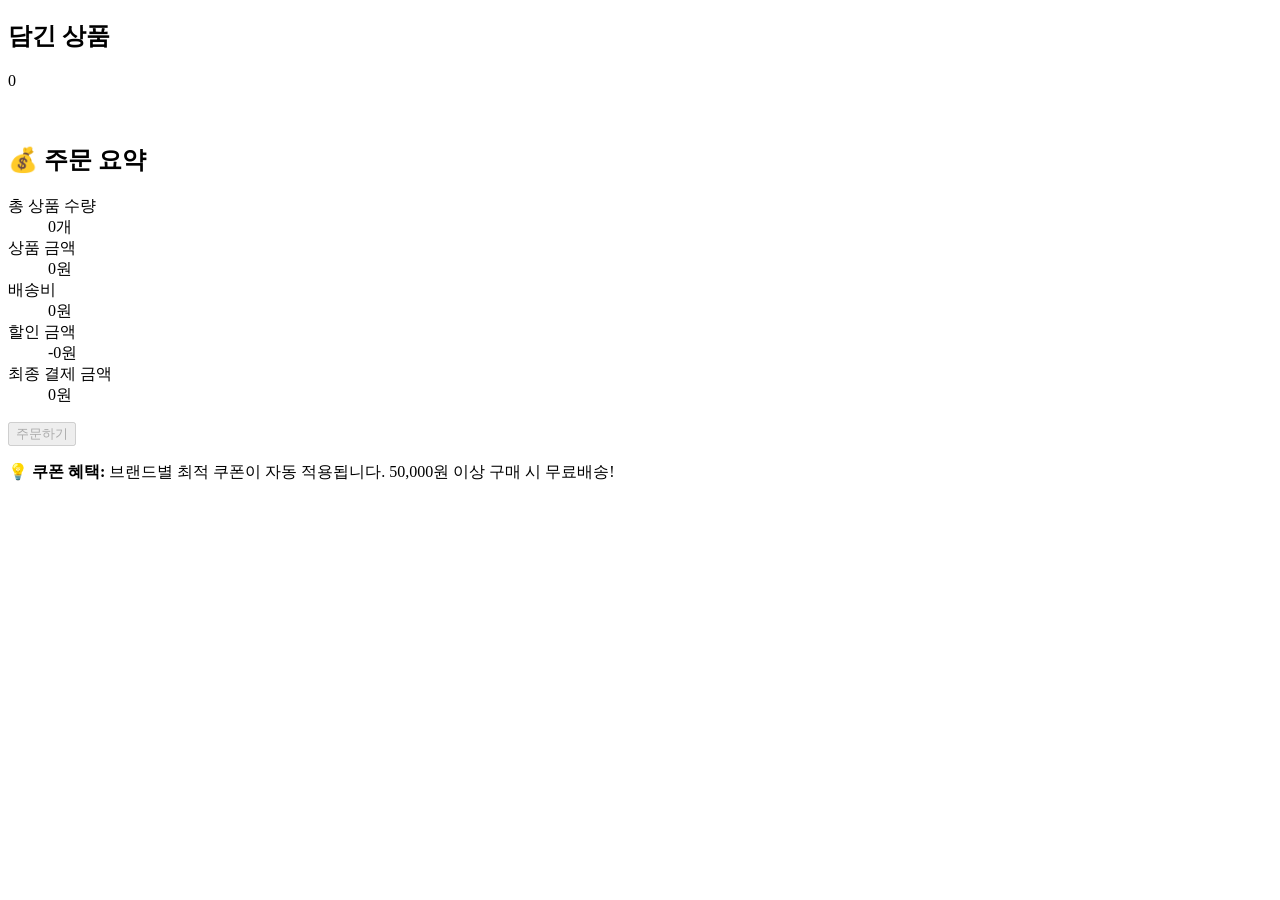
<file: src/main/resources/templates/cart/index.html>
<!DOCTYPE html>
<html lang="ko" xmlns:th="http://www.thymeleaf.org">
<head>
    <th:block th:replace="fragments/layout :: head('장바구니 | 코딩의 집')"></th:block>
    <link rel="stylesheet" th:href="@{/css/cart.css}">
</head>
<body class="page font-body">
<header th:replace="fragments/layout :: header"></header>

<main class="main-content">
    <div class="page-card">
        <div class="cart-layout">
            <!-- Main Content -->
            <section class="items-card" aria-labelledby="cart-items-title">
                <div class="section-head">
                    <h2 id="cart-items-title">담긴 상품</h2>
                    <span id="cart-count" class="count-badge">0</span>
                </div>

                <!-- Item Actions -->
                <div class="item-actions" id="item-actions" hidden>
                    <button class="action-btn" id="select-all-btn">전체 선택</button>
                    <button class="action-btn" id="deselect-all-btn">전체 해제</button>
                    <button class="action-btn danger" id="remove-selected-btn">선택 삭제</button>
                </div>

                <!-- Loading State -->
                <div class="loading" id="cart-loading">
                    <div class="spinner"></div>
                </div>

                <!-- Empty State -->
                <div id="cart-empty" class="empty-state" hidden>
                    <div class="empty-icon">🛒</div>
                    <h3>장바구니가 비어있어요</h3>
                    <p>마음에 드는 상품을 담아보세요!</p>
                    <br>
                    <a href="/product" style="color: var(#ffffff); text-decoration: none; font-weight: 600;">
                        상품 둘러보기
                    </a>
                </div>

                <!-- Guest Info -->
                <div id="guest-info" class="info" hidden>
                    <strong>로그인하고 상품을 구매하세요!</strong><br>
                    보유 쿠폰 자동 적용, 적립금 사용, 배송지 관리 등의 기능을 이용하실 수 있어요.
                </div>

                <!-- Item List -->
                <ul id="cart-item-list" class="item-list" aria-live="polite"></ul>

                <!-- Error States -->
                <div id="cart-error" class="alert" hidden>
                    장바구니를 불러오지 못했습니다. 새로고침 후 다시 시도해주세요.
                </div></br>
                <div id="cart-unauth" class="alert" hidden>
                    로그인이 필요한 서비스입니다. 로그인 후 장바구니를 확인해주세요.
                </div>
            </section>

            <!-- Summary Sidebar -->
            <aside class="summary-card" aria-labelledby="cart-preview-title">
                <h2 id="cart-preview-title">💰 주문 요약</h2>
                <dl class="summary-list">
                    <div>
                        <dt>총 상품 수량</dt>
                        <dd><span id="summary-quantity">0</span>개</dd>
                    </div>
                    <div>
                        <dt>상품 금액</dt>
                        <dd><span id="summary-total">0</span>원</dd>
                    </div>
                    <div>
                        <dt>배송비</dt>
                        <dd><span id="summary-shipping">0</span>원</dd>
                    </div>
                    <div>
                        <dt>할인 금액</dt>
                        <dd style="color: var(--success-color);">-<span id="summary-discount">0</span>원</dd>
                    </div>
                    <div class="em">
                        <dt>최종 결제 금액</dt>
                        <dd><span id="summary-expected">0</span>원</dd>
                    </div>
                </dl>

                <button class="checkout-btn" id="checkout-button" disabled>
                    주문하기
                </button>

                <p class="summary-tip">
                    💡 <strong>쿠폰 혜택:</strong> 브랜드별 최적 쿠폰이 자동 적용됩니다.
                    50,000원 이상 구매 시 무료배송!
                </p>
            </aside>
        </div>
    </div>
</main>

<div id="cart-option-modal" class="cart-option-modal" hidden>
    <div class="cart-option-modal__overlay" id="cart-option-overlay"></div>
    <div class="cart-option-modal__panel" role="dialog" aria-modal="true" aria-labelledby="cart-option-modal-title">
        <header class="cart-option-modal__header">
            <h2 id="cart-option-modal-title">옵션 변경</h2>
            <button type="button" class="cart-option-modal__close" id="cart-option-close" aria-label="옵션 변경 창 닫기">×</button>
        </header>
        <div class="cart-option-modal__body">
            <p class="cart-option-modal__product" id="cart-option-product-title"></p>
            <label for="cart-option-select" class="cart-option-modal__label">옵션 선택</label>
            <select id="cart-option-select" class="cart-option-modal__select"></select>
            <p id="cart-option-empty-message" class="cart-option-modal__empty" hidden>선택 가능한 옵션이 없습니다.</p>
        </div>
        <footer class="cart-option-modal__actions">
            <button type="button" class="btn btn-outline" id="cart-option-cancel">취소</button>
            <button type="button" class="btn" id="cart-option-save">저장</button>
        </footer>
    </div>
</div>

<footer th:replace="fragments/layout :: footer"></footer>

<script defer th:src="@{/js/cart.js}"></script>
</body>
</html>
</file>
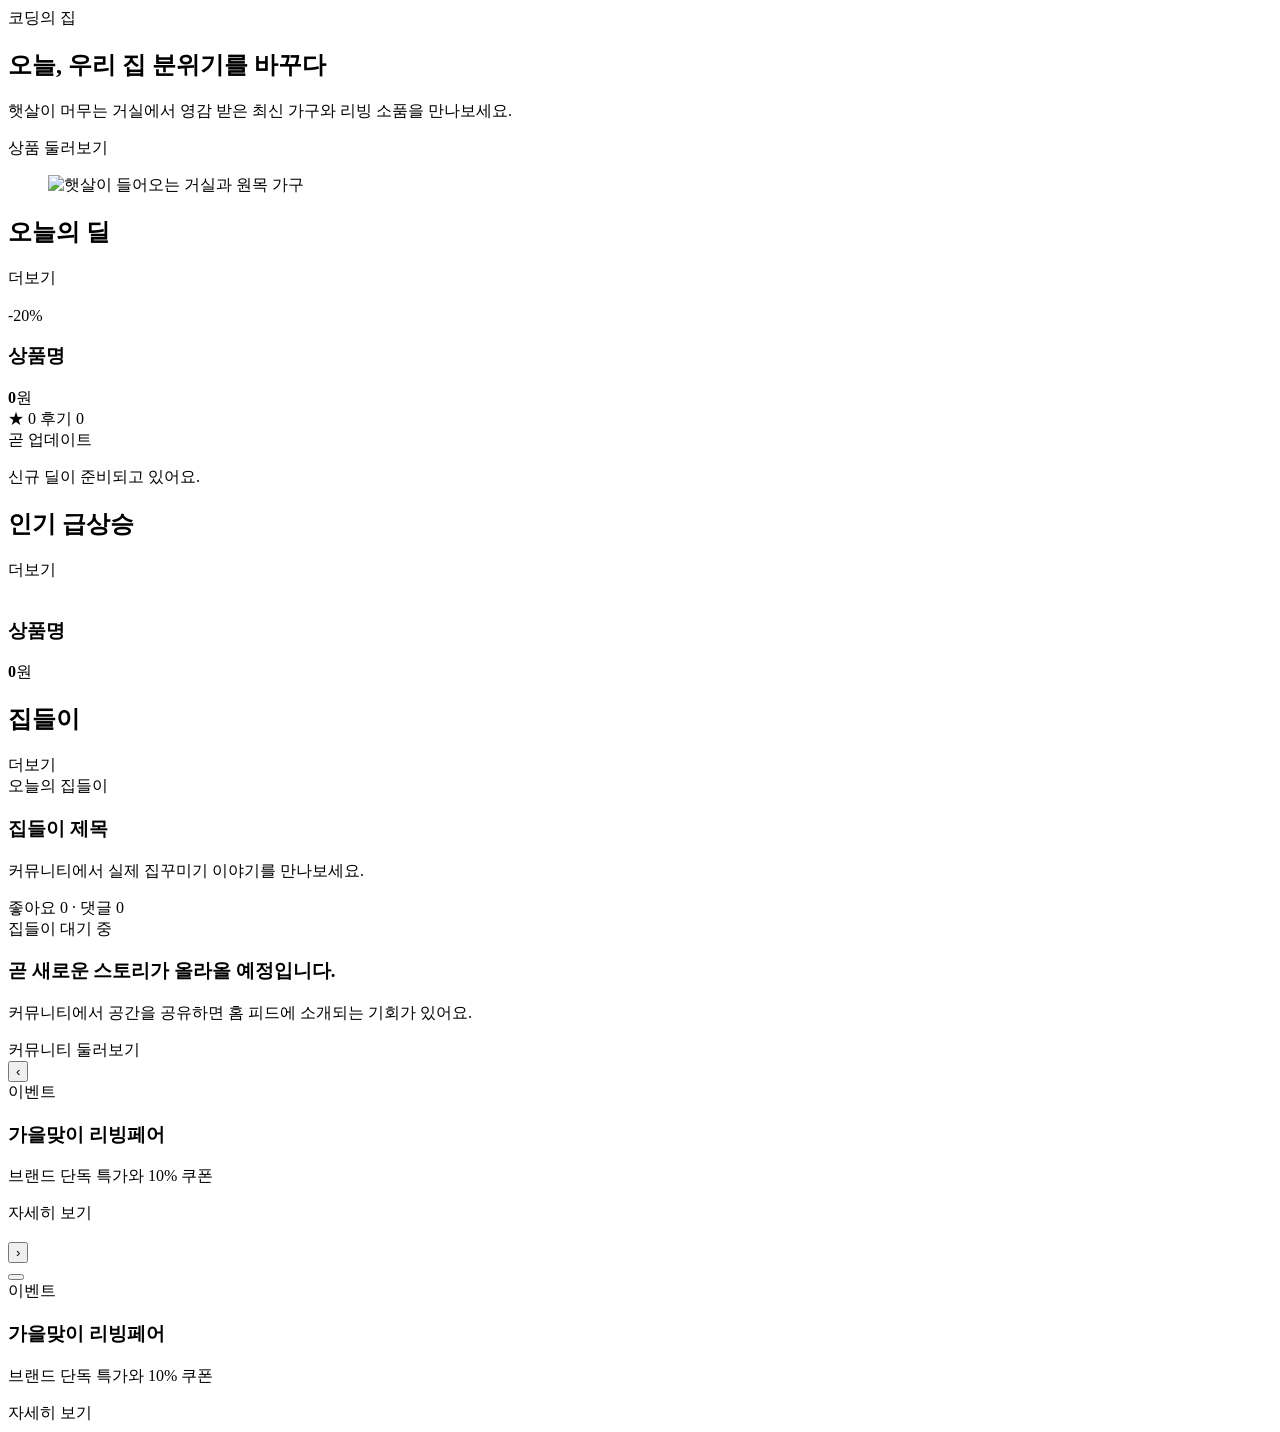
<file: src/main/resources/templates/home/index.html>
<!doctype html>
<html lang="ko" xmlns:th="http://www.thymeleaf.org">
<head th:replace="~{fragments/layout :: head('코딩의 집 | 홈')}"></head>
<body class="page font-body">
  <header th:replace="~{fragments/layout :: header}"></header>

  <main class="page-main">
    <!-- Top hero -->
    <section class="home-hero">
      <div class="container hero-inner">
        <div class="hero-copy">
          <span class="hero-eyebrow">코딩의 집</span>
          <h1 class="hero-title">오늘, 우리 집 분위기를 바꾸다</h1>
          <p class="hero-sub">햇살이 머무는 거실에서 영감 받은 최신 가구와 리빙 소품을 만나보세요.</p>
          <a class="btn hero-cta" th:href="@{/product}">상품 둘러보기</a>
        </div>
        <figure class="hero-visual">
          <img class="hero-image" th:src="@{/images/home.jpeg}" alt="햇살이 들어오는 거실과 원목 가구" loading="lazy" />
        </figure>
      </div>
    </section>

    <!-- Category chips removed as requested -->

    <!-- Today deal -->
    <section id="today" class="section container">
      <div class="section-head">
        <h2 class="text-h2">오늘의 딜</h2>
        <a class="link-more" th:href="@{/deal/today}">더보기</a>
      </div>
      <div class="product-grid grid-4 today-deals" th:with="dealCount=${todayDeals != null ? todayDeals.size() : 0}, displayCount=${dealCount > 4 ? 4 : dealCount}">
        <article class="p-card" th:each="p, iterStat : ${todayDeals}" th:if="${iterStat.index < 4}">
          <a class="thumb" th:href="@{'/product/' + ${p.id}}">
            <img th:if="${p.imageUrl != null}" th:src="${p.imageUrl}" th:alt="${p.title}" loading="lazy" />
            <div class="ph" th:unless="${p.imageUrl != null}" role="img" aria-label="상품 이미지 플레이스홀더"></div>
            <span class="ribbon" th:if="${p.discountRate != null}" th:text="${'-' + #numbers.formatDecimal(p.discountRate, 0, 0) + '%'}">-20%</span>
          </a>
          <div class="body">
            <h3 class="title" th:text="${p.title}">상품명</h3>
            <div class="price">
              <b th:text="${#numbers.formatDecimal(p.salePrice != null ? p.salePrice : p.price, 0, 'COMMA', 0, 'POINT')}">0</b><span class="unit">원</span>
            </div>
            <div class="meta">
              <span class="rating" th:text="${'★ ' + (p.rating != null ? p.rating : 0)}">★ 0</span>
              <span class="count" th:text="${'후기 ' + (p.reviewCount != null ? p.reviewCount : 0)}">후기 0</span>
            </div>
          </div>
        </article>
        <article class="p-card placeholder" th:if="${displayCount < 4}" th:each="i : ${#numbers.sequence(1, 4 - displayCount)}">
          <div class="placeholder-body">
            <span class="label">곧 업데이트</span>
            <p>신규 딜이 준비되고 있어요.</p>
          </div>
        </article>
      </div>
    </section>

    <!-- Popular products -->
    <section id="popular" class="section container section--spaced">
      <div class="section-head">
        <h2 class="text-h2">인기 급상승</h2>
        <a class="link-more" th:href="@{/product}">더보기</a>
      </div>
      <div class="product-grid grid-4">
        <article class="p-card small" th:each="p : ${popularProducts}">
          <a class="thumb" th:href="@{'/product/' + ${p.id}}">
            <img th:if="${p.imageUrl != null}" th:src="${p.imageUrl}" th:alt="${p.title}" loading="lazy" />
            <div class="ph" th:unless="${p.imageUrl != null}" role="img" aria-label="상품 이미지 플레이스홀더"></div>
          </a>
          <div class="body">
            <h3 class="title" th:text="${p.title}">상품명</h3>
            <div class="price"><b th:text="${#numbers.formatDecimal(p.salePrice != null ? p.salePrice : p.price, 0, 'COMMA', 0, 'POINT')}">0</b><span class="unit">원</span></div>
          </div>
        </article>
      </div>
    </section>

    <!-- Room tour / Community -->
    <section id="roomtour" class="section container section--spaced">
      <div class="section-head">
        <h2 class="text-h2">집들이</h2>
        <a class="link-more" th:href="@{/posts}">더보기</a>
      </div>
      <div class="community-grid" th:with="postCount=${topPosts != null ? topPosts.size() : 0}, displayPosts=${postCount > 4 ? 4 : postCount}">
        <article class="community-card" th:each="post, iterStat : ${topPosts}" th:if="${iterStat.index < 4}">
          <a class="thumb" th:href="@{'/community/' + ${post.id}}">
            <div class="ph" role="img" aria-label="집들이 이미지 플레이스홀더"></div>
          </a>
          <div class="body">
            <div class="meta-top">
              <span class="category">오늘의 집들이</span>
            </div>
            <h3 class="title" th:text="${post.title}">집들이 제목</h3>
            <p class="excerpt">커뮤니티에서 실제 집꾸미기 이야기를 만나보세요.</p>
            <div class="meta-bottom">
              <span class="stat" th:text="${'좋아요 ' + (post.likeCount != null ? post.likeCount : 0)}">좋아요 0</span>
              <span class="dot">·</span>
              <span class="stat" th:text="${'댓글 ' + (post.commentCount != null ? post.commentCount : 0)}">댓글 0</span>
            </div>
          </div>
        </article>

        <article class="community-card placeholder" th:if="${displayPosts < 4}" th:each="i : ${#numbers.sequence(1, 4 - displayPosts)}">
          <div class="thumb">
            <div class="ph" role="img" aria-label="커뮤니티 플레이스홀더"></div>
          </div>
          <div class="body">
            <div class="meta-top">
              <span class="category">집들이 대기 중</span>
            </div>
            <h3 class="title">곧 새로운 스토리가 올라올 예정입니다.</h3>
            <p class="excerpt">커뮤니티에서 공간을 공유하면 홈 피드에 소개되는 기회가 있어요.</p>
            <a class="link-more" th:href="@{/templates/posts}">커뮤니티 둘러보기</a>
          </div>
        </article>
      </div>
    </section>

    <!-- Banner / events -->
    <section id="events" class="section container section--spaced">
      <div class="event-slider" data-event-slider th:if="${highlightEvents != null and !highlightEvents.isEmpty()}">
        <button type="button" class="event-nav event-nav--prev" data-event-prev aria-label="이전 이벤트">‹</button>
        <div class="event-viewport">
          <div class="event-track" data-event-track>
            <article class="event-slide" th:each="event, iterStat : ${highlightEvents}" th:attr="data-index=${iterStat.index}">
              <div class="banner event-banner">
                <div class="banner-text">
                  <div class="eyebrow" th:text="${event.eyebrow()}">이벤트</div>
                  <h3 th:text="${event.title()}">가을맞이 리빙페어</h3>
                  <p th:text="${event.description()}">브랜드 단독 특가와 10% 쿠폰</p>
                  <a class="btn btn-outline" th:href="${event.linkUrl()}" th:text="${'자세히 보기'}">자세히 보기</a>
                </div>
                <div class="banner-img event-banner__media">
                  <img th:if="${event.imageUrl() != null}" th:src="${event.imageUrl()}" alt="" loading="lazy" />
                  <div class="ph ph-banner" th:unless="${event.imageUrl() != null}" role="img" aria-label="이벤트 이미지"></div>
                </div>
              </div>
            </article>
          </div>
        </div>
        <button type="button" class="event-nav event-nav--next" data-event-next aria-label="다음 이벤트">›</button>
        <div class="event-dots" aria-label="이벤트 이동">
          <button type="button" class="event-dot" th:each="event, iterStat : ${highlightEvents}" th:attr="data-event-dot=${iterStat.index}" aria-label="이벤트 보기"></button>
        </div>
      </div>
      <div class="banner" th:if="${highlightEvents == null or highlightEvents.isEmpty()}">
        <div class="banner-text">
          <div class="eyebrow">이벤트</div>
          <h3>가을맞이 리빙페어</h3>
          <p>브랜드 단독 특가와 10% 쿠폰</p>
          <a class="btn btn-outline" th:href="@{/events/fall}">자세히 보기</a>
        </div>
        <div class="banner-img">
          <div class="ph ph-banner" role="img" aria-label="프로모션 이미지 플레이스홀더"></div>
        </div>
      </div>
    </section>
  </main>

  <footer th:replace="~{fragments/layout :: footer}"></footer>

  <link rel="stylesheet" th:href="@{/css/sections.css}">
  <link rel="stylesheet" th:href="@{/css/home.css}">
  <script defer th:src="@{/js/home.js}"></script>
</body>
</html>
</file>
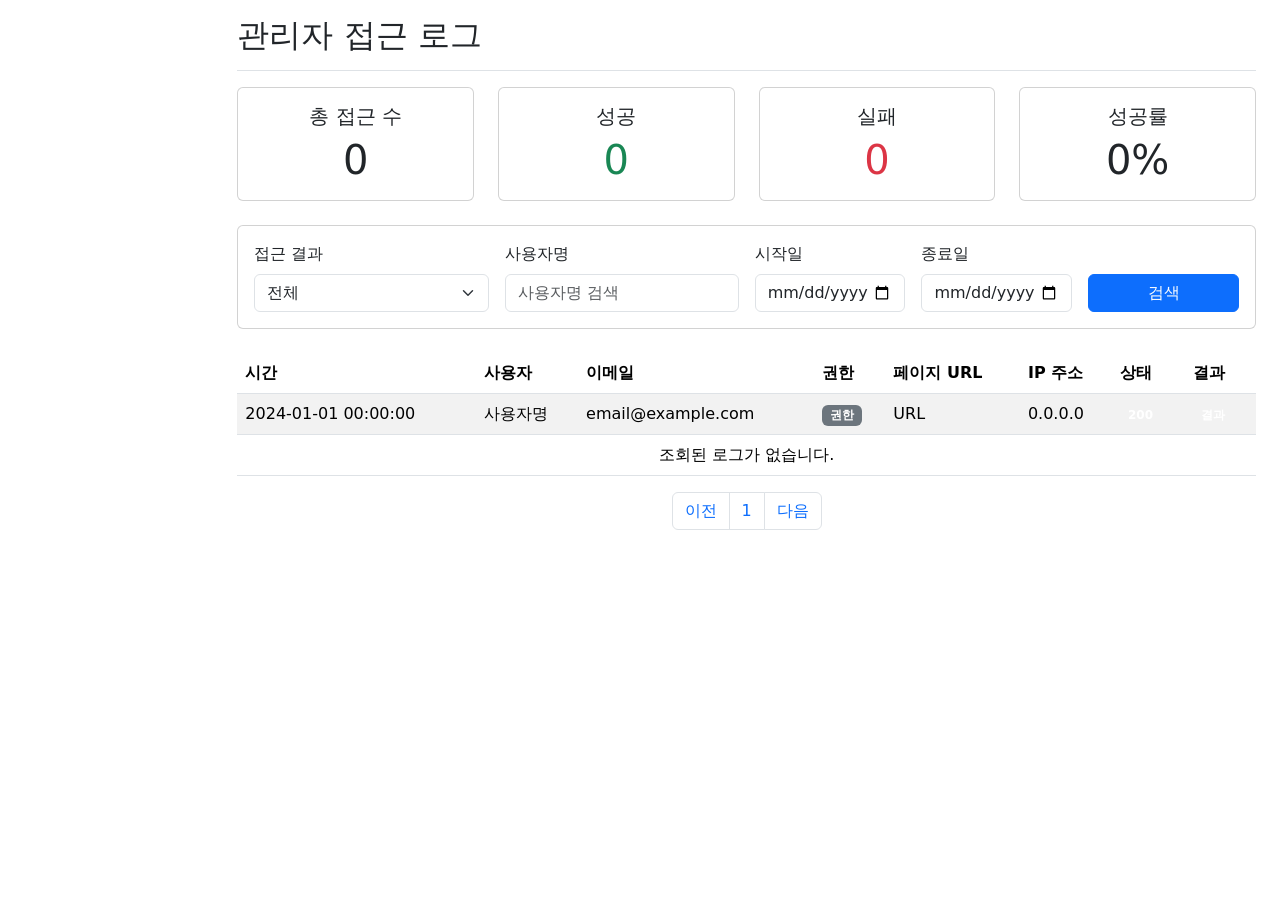
<file: src/main/resources/templates/admin/access-logs.html>
<!DOCTYPE html>
<html lang="ko" xmlns:th="http://www.thymeleaf.org">
<head>
    <meta charset="UTF-8">
    <title>관리자 접근 로그</title>
    <link rel="stylesheet" th:href="@{/css/admin/common.css}">
    <link rel="stylesheet" th:href="@{/css/admin/access-log.css}">
    <link href="https://cdn.jsdelivr.net/npm/bootstrap@5.3.0/dist/css/bootstrap.min.css" rel="stylesheet">
</head>
<body>
    <div class="container-fluid">
        <div class="row">
            <!-- 사이드바 -->
            <div th:replace="~{admin/fragments/sidebar :: sidebar}"></div>
            
            <!-- 메인 컨텐츠 -->
            <main class="col-md-9 ms-sm-auto col-lg-10 px-md-4">
                <div class="d-flex justify-content-between flex-wrap flex-md-nowrap align-items-center pt-3 pb-2 mb-3 border-bottom">
                    <h1 class="h2">관리자 접근 로그</h1>
                </div>
                
                <!-- 통계 정보 -->
                <div class="row mb-4">
                    <div class="col-md-3">
                        <div class="card text-center">
                            <div class="card-body">
                                <h5 class="card-title">총 접근 수</h5>
                                <p class="card-text display-6" th:text="${stats.totalAccess}">0</p>
                            </div>
                        </div>
                    </div>
                    <div class="col-md-3">
                        <div class="card text-center">
                            <div class="card-body">
                                <h5 class="card-title">성공</h5>
                                <p class="card-text display-6 text-success" th:text="${stats.successCount}">0</p>
                            </div>
                        </div>
                    </div>
                    <div class="col-md-3">
                        <div class="card text-center">
                            <div class="card-body">
                                <h5 class="card-title">실패</h5>
                                <p class="card-text display-6 text-danger" th:text="${stats.failedCount}">0</p>
                            </div>
                        </div>
                    </div>
                    <div class="col-md-3">
                        <div class="card text-center">
                            <div class="card-body">
                                <h5 class="card-title">성공률</h5>
                                <p class="card-text display-6" th:text="${#numbers.formatDecimal(stats.successRate, 1, 1) + '%'}">0%</p>
                            </div>
                        </div>
                    </div>
                </div>
                
                <!-- 필터 섹션 -->
                <div class="card mb-4">
                    <div class="card-body">
                        <form th:action="@{/api/admin/access-logs}" method="get" class="row g-3">
                            <div class="col-md-3">
                                <label for="result" class="form-label">접근 결과</label>
                                <select name="result" id="result" class="form-select">
                                    <option value="">전체</option>
                                    <option value="SUCCESS" th:selected="${currentResult == 'SUCCESS'}">성공</option>
                                    <option value="DENIED" th:selected="${currentResult == 'DENIED'}">권한 거부</option>
                                    <option value="UNAUTHENTICATED" th:selected="${currentResult == 'UNAUTHENTICATED'}">미인증</option>
                                    <option value="failed" th:selected="${currentResult == 'failed'}">실패 (전체)</option>
                                </select>
                            </div>
                            <div class="col-md-3">
                                <label for="userName" class="form-label">사용자명</label>
                                <input type="text" name="userName" id="userName" class="form-control" 
                                       th:value="${currentUserName}" placeholder="사용자명 검색">
                            </div>
                            <div class="col-md-2">
                                <label for="startDate" class="form-label">시작일</label>
                                <input type="date" name="startDate" id="startDate" class="form-control" 
                                       th:value="${currentStartDate}">
                            </div>
                            <div class="col-md-2">
                                <label for="endDate" class="form-label">종료일</label>
                                <input type="date" name="endDate" id="endDate" class="form-control" 
                                       th:value="${currentEndDate}">
                            </div>
                            <div class="col-md-2 d-flex align-items-end">
                                <button type="submit" class="btn btn-primary w-100">검색</button>
                            </div>
                        </form>
                    </div>
                </div>
                
                <!-- 로그 테이블 -->
                <div class="table-responsive">
                    <table class="table table-striped table-hover">
                        <thead>
                            <tr>
                                <th>시간</th>
                                <th>사용자</th>
                                <th>이메일</th>
                                <th>권한</th>
                                <th>페이지 URL</th>
                                <th>IP 주소</th>
                                <th>상태</th>
                                <th>결과</th>
                            </tr>
                        </thead>
                        <tbody>
                            <tr th:each="log : ${logs.content}">
                                <td th:text="${log.activityTimeFormatted}">2024-01-01 00:00:00</td>
                                <td th:text="${log.userName}">사용자명</td>
                                <td th:text="${log.userEmail}">email@example.com</td>
                                <td>
                                    <span class="badge bg-secondary" th:text="${log.userRole}">권한</span>
                                </td>
                                <td class="text-truncate" style="max-width: 300px;" 
                                    th:text="${log.pageUrl}" 
                                    th:title="${log.pageUrl}">URL</td>
                                <td th:text="${log.ipAddress}">0.0.0.0</td>
                                <td>
                                    <span class="badge" 
                                          th:classappend="${log.accessStatus >= 200 and log.accessStatus < 300} ? 'bg-success' :
                                                          (log.accessStatus >= 400 and log.accessStatus < 500) ? 'bg-warning' : 'bg-danger'"
                                          th:text="${log.accessStatus}">200</span>
                                </td>
                                <td>
                                    <span class="badge" 
                                          th:classappend="'bg-' + ${log.accessResultClass}"
                                          th:text="${log.accessResultDisplay}">결과</span>
                                </td>
                            </tr>
                            <tr th:if="${#lists.isEmpty(logs.content)}">
                                <td colspan="8" class="text-center">조회된 로그가 없습니다.</td>
                            </tr>
                        </tbody>
                    </table>
                </div>
                
                <!-- 페이지네이션 -->
                <nav th:if="${logs.totalPages > 1}">
                    <ul class="pagination justify-content-center">
                        <li class="page-item" th:classappend="${logs.first} ? 'disabled'">
                            <a class="page-link" 
                               th:href="@{/api/admin/access-logs(page=${logs.number - 1}, result=${currentResult}, userName=${currentUserName}, startDate=${currentStartDate}, endDate=${currentEndDate})}" 
                               tabindex="-1">이전</a>
                        </li>
                        
                        <li th:each="pageNum : ${#numbers.sequence(0, logs.totalPages - 1)}" 
                            class="page-item" 
                            th:classappend="${pageNum == logs.number} ? 'active'">
                            <a class="page-link" 
                               th:href="@{/api/admin/access-logs(page=${pageNum}, result=${currentResult}, userName=${currentUserName}, startDate=${currentStartDate}, endDate=${currentEndDate})}" 
                               th:text="${pageNum + 1}">1</a>
                        </li>
                        
                        <li class="page-item" th:classappend="${logs.last} ? 'disabled'">
                            <a class="page-link" 
                               th:href="@{/api/admin/access-logs(page=${logs.number + 1}, result=${currentResult}, userName=${currentUserName}, startDate=${currentStartDate}, endDate=${currentEndDate})}">다음</a>
                        </li>
                    </ul>
                </nav>
            </main>
        </div>
    </div>
    
    <script src="https://cdn.jsdelivr.net/npm/bootstrap@5.3.0/dist/js/bootstrap.bundle.min.js"></script>
</body>
</html>
</file>
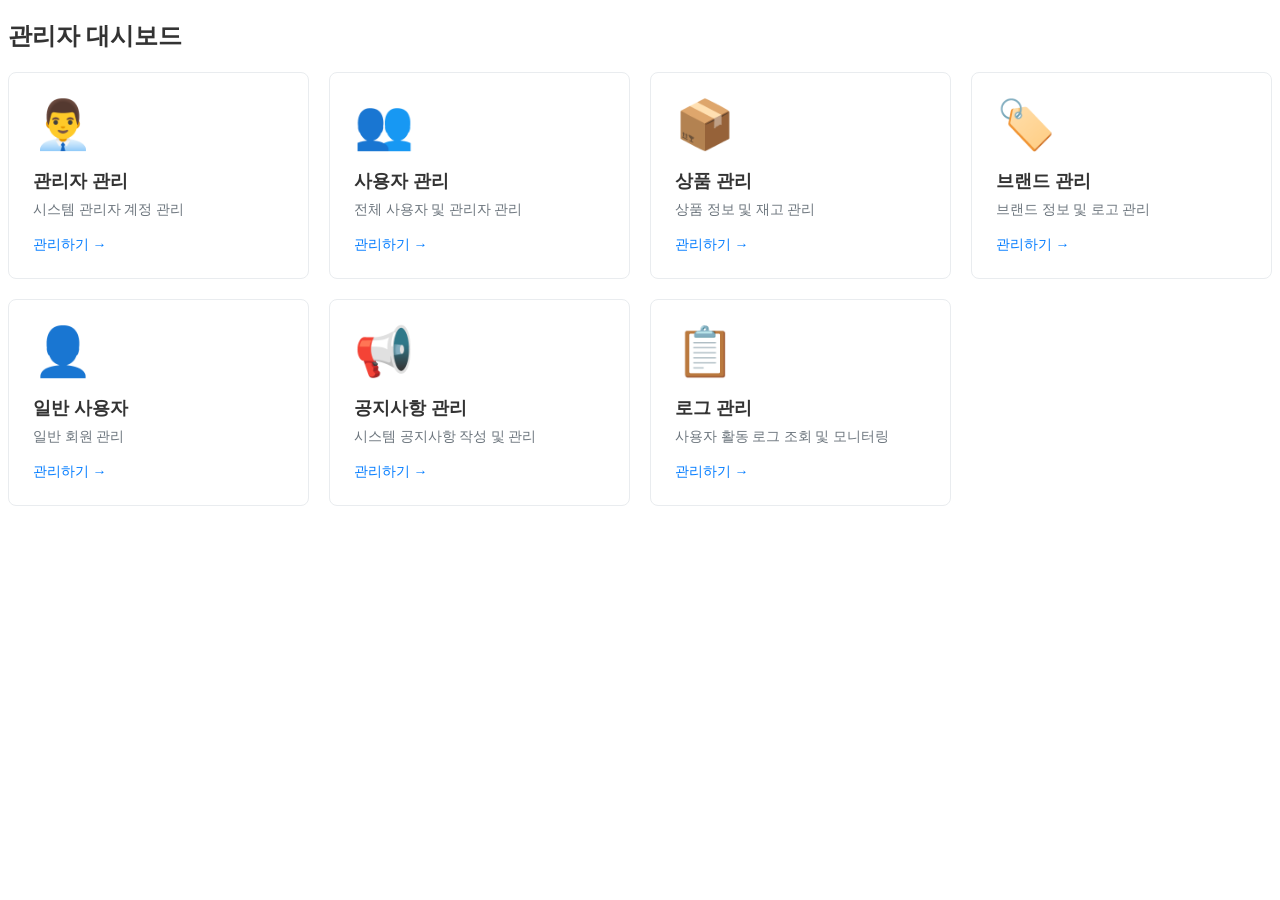
<file: src/main/resources/templates/admin/admin-main.html>
<!DOCTYPE html>
<html xmlns:th="http://www.thymeleaf.org" 
      xmlns:layout="http://www.ultraq.net.nz/thymeleaf/layout" 
      layout:decorate="~{layout/admin-layout}"
      lang="ko">
<head>
    <title>관리자 대시보드</title>
</head>
<body>
    <div layout:fragment="content-header" class="content-header">
        <h2 style="color: #333; font-size: 24px;">관리자 대시보드</h2>
    </div>

    <div layout:fragment="content">
        <div class="dashboard-cards">
            <div class="dashboard-card">
                <div class="card-icon">👨‍💼</div>
                <div class="card-content">
                    <h3>관리자 관리</h3>
                    <p>시스템 관리자 계정 관리</p>
                    <a href="/api/admin/admins" class="card-link">관리하기 →</a>
                </div>
            </div>
            
            <div class="dashboard-card">
                <div class="card-icon">👥</div>
                <div class="card-content">
                    <h3>사용자 관리</h3>
                    <p>전체 사용자 및 관리자 관리</p>
                    <a href="/api/admin/users" class="card-link">관리하기 →</a>
                </div>
            </div>
            
            <div class="dashboard-card">
                <div class="card-icon">📦</div>
                <div class="card-content">
                    <h3>상품 관리</h3>
                    <p>상품 정보 및 재고 관리</p>
                    <a href="/api/admin/products" class="card-link">관리하기 →</a>
                </div>
            </div>
            
            <div class="dashboard-card">
                <div class="card-icon">🏷️</div>
                <div class="card-content">
                    <h3>브랜드 관리</h3>
                    <p>브랜드 정보 및 로고 관리</p>
                    <a href="/api/admin/brands" class="card-link">관리하기 →</a>
                </div>
            </div>
            
            <div class="dashboard-card">
                <div class="card-icon">👤</div>
                <div class="card-content">
                    <h3>일반 사용자</h3>
                    <p>일반 회원 관리</p>
                    <a href="/api/admin/users/role/USER" class="card-link">관리하기 →</a>
                </div>
            </div>

            <div class="dashboard-card">
                <div class="card-icon">📢</div>
                <div class="card-content">
                    <h3>공지사항 관리</h3>
                    <p>시스템 공지사항 작성 및 관리</p>
                    <a href="/api/admin/notices" class="card-link">관리하기 →</a>
                </div>
            </div>

            <div class="dashboard-card">
                <div class="card-icon">📋</div>
                <div class="card-content">
                    <h3>로그 관리</h3>
                    <p>사용자 활동 로그 조회 및 모니터링</p>
                    <a href="/api/admin/log" class="card-link">관리하기 →</a>
                </div>
            </div>
        </div>
    </div>

    <th:block layout:fragment="extra-css">
        <style>
            .dashboard-cards {
                display: grid;
                grid-template-columns: repeat(auto-fit, minmax(280px, 1fr));
                gap: 20px;
                margin-top: 20px;
            }
            
            .dashboard-card {
                background: white;
                border: 1px solid #e9ecef;
                border-radius: 8px;
                padding: 24px;
                transition: transform 0.2s ease, box-shadow 0.2s ease;
            }
            
            .dashboard-card:hover {
                transform: translateY(-2px);
                box-shadow: 0 4px 12px rgba(0,0,0,0.1);
            }
            
            .card-icon {
                font-size: 48px;
                margin-bottom: 16px;
            }
            
            .card-content h3 {
                margin: 0 0 8px 0;
                color: #333;
                font-size: 18px;
                font-weight: 600;
            }
            
            .card-content p {
                margin: 0 0 16px 0;
                color: #6c757d;
                font-size: 14px;
            }
            
            .card-link {
                color: #007bff;
                text-decoration: none;
                font-weight: 500;
                font-size: 14px;
            }
            
            .card-link:hover {
                text-decoration: underline;
            }
        </style>
    </th:block>
</body>
</html>
</file>
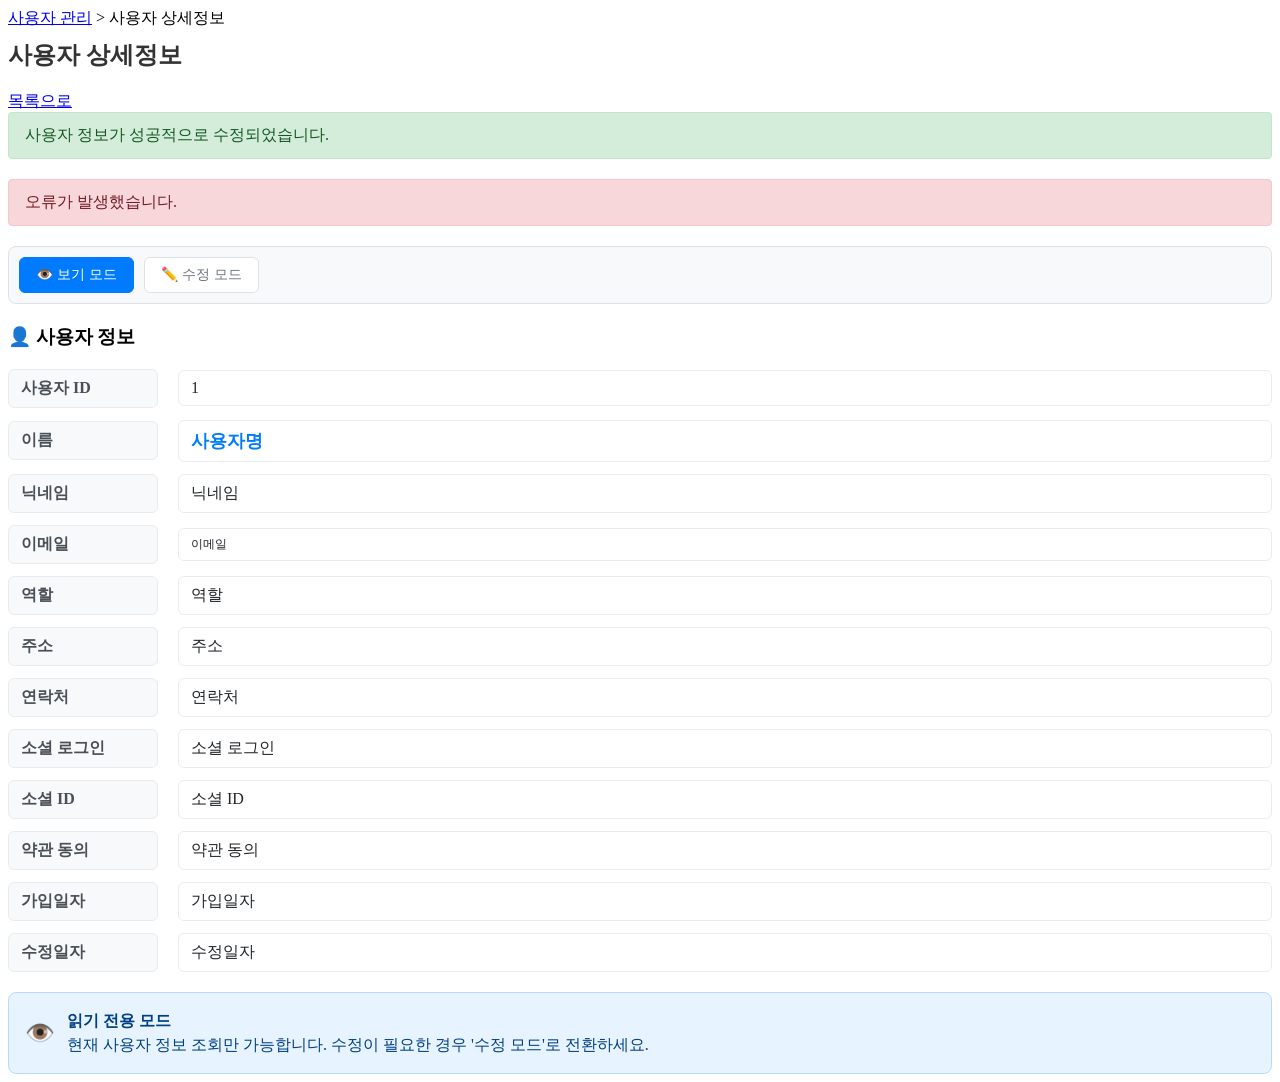
<file: src/main/resources/templates/admin/user-detail.html>
<!DOCTYPE html>
<html xmlns:th="http://www.thymeleaf.org"
      xmlns:layout="http://www.ultraq.net.nz/thymeleaf/layout"
      layout:decorate="~{layout/admin-layout}"
      lang="ko">
<head>
    <title>사용자 상세정보</title>
</head>
<body>
    <!-- Content Header -->
    <div layout:fragment="content-header" class="content-header">
        <div>
            <div class="breadcrumb">
                <a href="/api/admin/users">사용자 관리</a> > 사용자 상세정보
            </div>
            <h2 style="color: #333; font-size: 24px; margin-top: 10px;">사용자 상세정보</h2>
        </div>
        <div>
            <a href="/api/admin/users" class="btn btn-secondary">목록으로</a>
        </div>
    </div>

    <!-- Main Content -->
    <div layout:fragment="content">
        <!-- 알림 메시지 -->
        <div th:if="${param.success}" class="alert alert-success">
            사용자 정보가 성공적으로 수정되었습니다.
        </div>
        <div th:if="${param.error}" class="alert alert-danger">
            <span th:text="${param.error}">오류가 발생했습니다.</span>
        </div>

        <!-- 모드 선택 버튼 -->
        <div class="mode-selector">
            <button id="viewMode" class="mode-btn active" onclick="toggleMode('view')">👁️ 보기 모드</button>
            <button id="editMode" class="mode-btn" onclick="toggleMode('edit')">✏️ 수정 모드</button>
        </div>

        <!-- 사용자 정보 (읽기 전용) -->
        <div class="detail-card" id="viewSection">
            <div class="detail-card-header">
                <h3>👤 사용자 정보</h3>
            </div>
            <div class="detail-card-body">
                <div class="detail-grid">
                    <div class="detail-label">사용자 ID</div>
                    <div class="detail-value" th:text="${user.userId}">1</div>

                    <div class="detail-label">이름</div>
                    <div class="detail-value user-name" th:text="${user.userName}">사용자명</div>

                    <div class="detail-label">닉네임</div>
                    <div class="detail-value" th:text="${user.userNickname}">닉네임</div>

                    <div class="detail-label">이메일</div>
                    <div class="detail-value email-display" th:text="${user.userEmail}">이메일</div>

                    <div class="detail-label">역할</div>
                    <div class="detail-value">
                        <span th:class="${user.admin ? 'role-badge admin-role' : 'role-badge user-role'}"
                              th:text="${user.userRoleName}">역할</span>
                    </div>

                    <div class="detail-label">주소</div>
                    <div class="detail-value" th:text="${user.userAddress ?: '정보 없음'}">주소</div>

                    <div class="detail-label">연락처</div>
                    <div class="detail-value" th:text="${user.userPhone ?: '정보 없음'}">연락처</div>

                    <div class="detail-label">소셜 로그인</div>
                    <div class="detail-value" th:text="${user.socialProvider ?: '일반 회원'}">소셜 로그인</div>

                    <div class="detail-label">소셜 ID</div>
                    <div class="detail-value" th:text="${user.socialId ?: '-'}">소셜 ID</div>

                    <div class="detail-label">약관 동의</div>
                    <div class="detail-value">
                        <span th:class="${user.termsAgreed != null and user.termsAgreed ? 'status-badge status-active' : 'status-badge status-inactive'}"
                              th:text="${user.termsAgreed != null and user.termsAgreed ? '동의' : '미동의'}">
                            약관 동의
                        </span>
                    </div>

                    <div class="detail-label">가입일자</div>
                    <div class="detail-value" th:text="${user.userCreatedAt != null ? #temporals.format(user.userCreatedAt, 'yyyy-MM-dd HH:mm') : '-'}">가입일자</div>

                    <div class="detail-label">수정일자</div>
                    <div class="detail-value" th:text="${user.userUpdatedAt != null ? #temporals.format(user.userUpdatedAt, 'yyyy-MM-dd HH:mm') : '-'}">수정일자</div>
                </div>
            </div>
        </div>

        <!-- 사용자 수정 폼 -->
        <div class="detail-card" id="editSection" style="display: none;">
            <div class="detail-card-header">
                <h3>✏️ 사용자 정보 수정</h3>
            </div>
            <div class="detail-card-body">
                <form th:action="@{/api/admin/users/{userId}/update(userId=${user.userId})}" method="post" class="user-form">
                    <div class="form-row">
                        <div class="form-group">
                            <label for="userName" class="required">이름 *</label>
                            <input type="text" id="userName" name="userName" th:value="${user.userName}"
                                   class="form-control" required maxlength="50"
                                   placeholder="사용자 이름을 입력하세요">
                            <small class="form-text">필수 입력 항목입니다. (최대 50자)</small>
                        </div>

                        <div class="form-group">
                            <label for="userNickname" class="required">닉네임 *</label>
                            <input type="text" id="userNickname" name="userNickname" th:value="${user.userNickname}"
                                   class="form-control" required maxlength="20"
                                   placeholder="닉네임을 입력하세요">
                            <small class="form-text">필수 입력 항목입니다. (최대 20자)</small>
                        </div>
                    </div>

                    <div class="form-row">
                        <div class="form-group">
                            <label for="userEmail" class="required">이메일 *</label>
                            <input type="email" id="userEmail" name="userEmail" th:value="${user.userEmail}"
                                   class="form-control" required maxlength="255"
                                   placeholder="example@email.com">
                            <small class="form-text">필수 입력 항목입니다. 로그인 ID로 사용됩니다.</small>
                        </div>

                        <div class="form-group">
                            <label for="userPhone">연락처</label>
                            <input type="tel" id="userPhone" name="userPhone" th:value="${user.userPhone}"
                                   class="form-control" maxlength="20"
                                   placeholder="010-0000-0000">
                            <small class="form-text">휴대폰 번호를 입력하세요.</small>
                        </div>
                    </div>

                    <div class="form-row">
                        <div class="form-group">
                            <label for="userAddress">주소</label>
                            <textarea id="userAddress" name="userAddress" th:text="${user.userAddress}"
                                      class="form-control" rows="3" maxlength="200"
                                      placeholder="주소를 입력하세요"></textarea>
                            <small class="form-text">사용자의 주소 정보입니다. (최대 200자)</small>
                        </div>

                        <div class="form-group">
                            <label for="userRoleId" class="required">역할 *</label>
                            <select id="userRoleId" name="userRoleId" class="form-control" required>
                                <option value="">역할을 선택하세요</option>
                                <option th:each="role : ${roles}"
                                        th:value="${role.userRoleId}"
                                        th:text="${role.userRoleName}"
                                        th:selected="${role.userRoleId == user.userRoleId}">
                                    역할명
                                </option>
                            </select>
                            <small class="form-text">사용자의 권한 역할을 설정합니다.</small>
                        </div>
                    </div>

                    <div class="form-row">
                        <div class="form-group">
                            <label for="termsAgreed" class="required">약관 동의 상태 *</label>
                            <select id="termsAgreed" name="termsAgreed" class="form-control" required>
                                <option value="">선택하세요</option>
                                <option value="true" th:selected="${user.termsAgreed == true}">동의</option>
                                <option value="false" th:selected="${user.termsAgreed == false}">미동의</option>
                            </select>
                            <small class="form-text">사용자의 서비스 이용약관 동의 상태를 설정합니다.</small>
                        </div>
                    </div>

                    <div class="form-actions">
                        <button type="submit" class="btn btn-primary">
                            <i class="icon">💾</i> 수정 저장
                        </button>
                        <button type="button" class="btn btn-danger" onclick="deleteUser()">
                            <i class="icon">🗑️</i> 사용자 삭제
                        </button>
                        <button type="button" class="btn btn-secondary" onclick="toggleMode('view')">
                            <i class="icon">❌</i> 취소
                        </button>
                    </div>
                </form>
            </div>
        </div>

        <!-- 읽기 전용 모드 메시지 -->
        <div class="readonly-message" id="readonlyMessage">
            <div class="readonly-icon">👁️</div>
            <div class="readonly-text">
                <strong>읽기 전용 모드</strong><br>
                현재 사용자 정보 조회만 가능합니다. 수정이 필요한 경우 '수정 모드'로 전환하세요.
            </div>
        </div>
    </div>

    <th:block layout:fragment="extra-css">
        <style>
            .mode-selector { display: flex; gap: 10px; margin-bottom: 20px; padding: 10px; background-color: #f8f9fa; border-radius: 8px; border: 1px solid #dee2e6; }
            .mode-btn { padding: 8px 16px; border: 1px solid #dee2e6; background-color: #ffffff; color: #6c757d; border-radius: 6px; cursor: pointer; transition: all 0.3s ease; font-size: 14px; font-weight: 500; }
            .mode-btn:hover { background-color: #e9ecef; color: #495057; }
            .mode-btn.active { background-color: #007bff; color: white; border-color: #007bff; }
            .detail-grid { display: grid; grid-template-columns: 150px 1fr; gap: 12px 20px; align-items: center; }
            .detail-label { font-weight: 600; color: #495057; background-color: #f8f9fa; padding: 8px 12px; border-radius: 6px; border: 1px solid #e9ecef; }
            .detail-value { background-color: #ffffff; padding: 8px 12px; border-radius: 6px; border: 1px solid #e9ecef; color: #212529; }
            .user-name { font-size: 1.1em; font-weight: 600; color: #007bff; }
            .email-display { font-family: monospace; font-size: 0.9em; }
            .role-badge { padding: 4px 12px; border-radius: 12px; font-size: 12px; font-weight: bold; }
            .admin-role { background-color: #dc3545; color: white; }
            .user-role { background-color: #28a745; color: white; }
            .status-badge { padding: 4px 8px; border-radius: 4px; font-size: 12px; font-weight: bold; }
            .status-active { background-color: #28a745; color: white; }
            .status-inactive { background-color: #dc3545; color: white; }
            .user-form { max-width: 800px; }
            .form-row { display: grid; grid-template-columns: 1fr 1fr; gap: 20px; margin-bottom: 20px; }
            .form-row:has(.form-group:only-child) { grid-template-columns: 1fr; }
            .form-group { width: 100%; }
            .form-group label { display: block; margin-bottom: 8px; font-weight: 600; color: #333; }
            .form-group label.required { color: #dc3545; }
            .form-control { width: 100%; padding: 10px 12px; border: 1px solid #ced4da; border-radius: 6px; font-size: 14px; transition: border-color 0.15s ease-in-out, box-shadow 0.15s ease-in-out; }
            .form-control:focus { outline: 0; border-color: #80bdff; box-shadow: 0 0 0 0.2rem rgba(0, 123, 255, 0.25); }
            .checkbox-group { display: flex; align-items: center; gap: 10px; }
            .checkbox-group label { display: flex; align-items: center; gap: 8px; font-weight: normal; cursor: pointer; padding: 8px 12px; background-color: #f8f9fa; border-radius: 6px; border: 1px solid #e9ecef; }
            .checkbox-text { font-weight: 500; color: #495057; }
            .form-text { display: block; margin-top: 5px; color: #6c757d; font-size: 12px; }
            .form-actions { display: flex; gap: 10px; margin-top: 30px; padding-top: 20px; border-top: 1px solid #e9ecef; }
            .readonly-message { display: flex; align-items: center; background-color: #e7f3ff; border: 1px solid #b8daff; border-radius: 8px; padding: 16px; margin-top: 20px; gap: 12px; }
            .readonly-icon { font-size: 24px; flex-shrink: 0; }
            .readonly-text { color: #004085; line-height: 1.5; }
            .alert { padding: 12px 16px; margin-bottom: 20px; border: 1px solid transparent; border-radius: 4px; }
            .alert-success { color: #155724; background-color: #d4edda; border-color: #c3e6cb; }
            .alert-danger { color: #721c24; background-color: #f8d7da; border-color: #f5c6cb; }
            .icon { margin-right: 5px; }
        </style>
    </th:block>

    <th:block layout:fragment="extra-scripts">
        <script>
            function toggleMode(mode) {
                const viewBtn = document.getElementById('viewMode');
                const editBtn = document.getElementById('editMode');
                const viewSection = document.getElementById('viewSection');
                const editSection = document.getElementById('editSection');
                const readonlyMessage = document.getElementById('readonlyMessage');

                if (mode === 'view') {
                    viewBtn.classList.add('active');
                    editBtn.classList.remove('active');
                    viewSection.style.display = 'block';
                    editSection.style.display = 'none';
                    readonlyMessage.style.display = 'flex';
                } else {
                    editBtn.classList.add('active');
                    viewBtn.classList.remove('active');
                    viewSection.style.display = 'none';
                    editSection.style.display = 'block';
                    readonlyMessage.style.display = 'none';
                }
            }

            function deleteUser() {
                if (confirm('정말로 이 사용자를 삭제하시겠습니까?\n삭제된 데이터는 복구할 수 없습니다.')) {
                    const form = document.createElement('form');
                    form.method = 'POST';
                    form.action = '/api/admin/users/' + [[${user.userId}]] + '/delete';
                    document.body.appendChild(form);
                    form.submit();
                }
            }
        </script>
    </th:block>
</body>
</html>
</file>
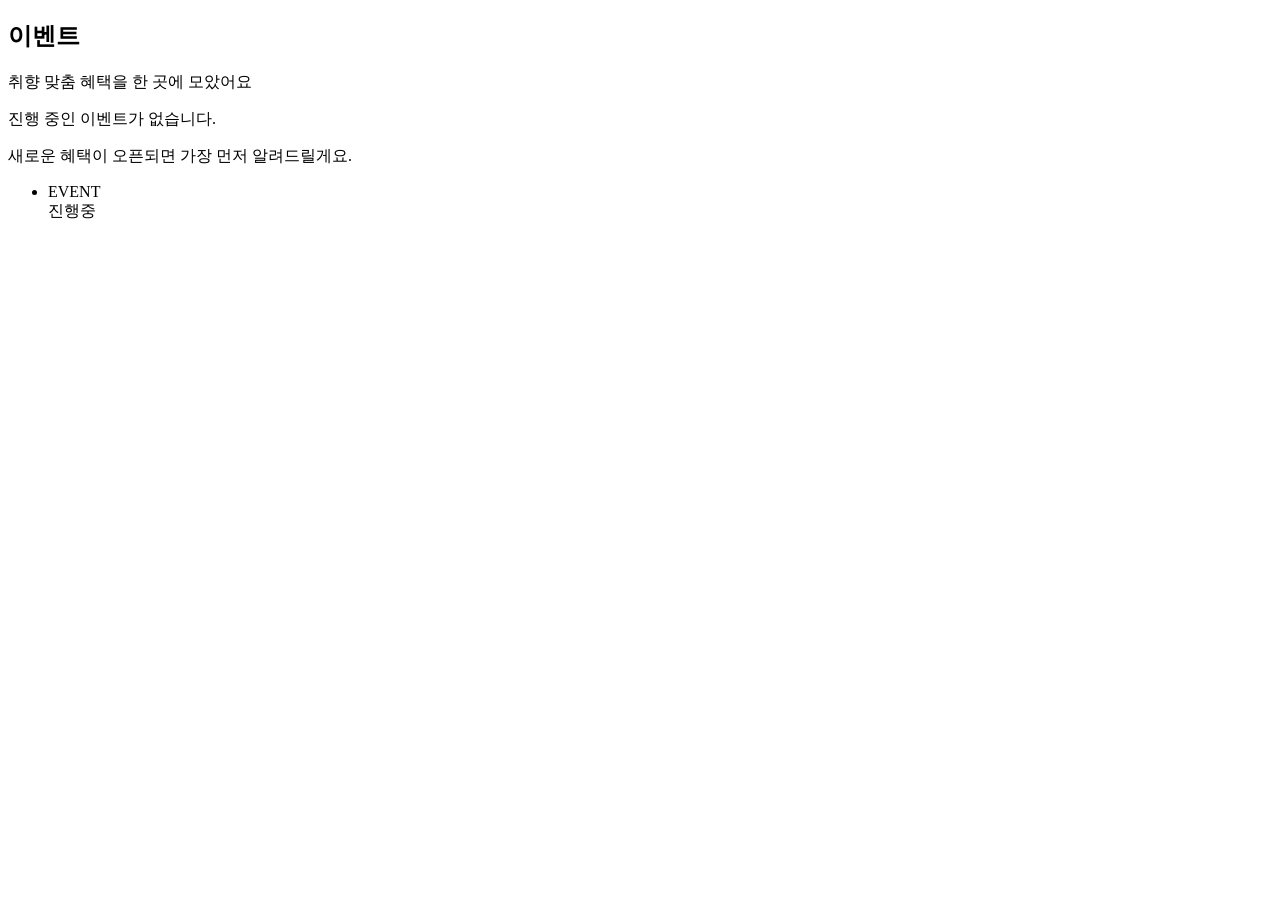
<file: src/main/resources/templates/events/event-list.html>
<!doctype html>
<html lang="ko" xmlns:th="http://www.thymeleaf.org">
<head th:replace="~{fragments/layout :: head('코딩의 집 | 이벤트')}"></head>
<body class="page font-body">
  <header th:replace="~{fragments/layout :: header}"></header>
  <main class="page-main events-main">
    <div class="events-main__inner container">
      <section class="events-header">
        <h1 class="events-header__title">이벤트</h1>
        <p class="events-header__subtitle">취향 맞춤 혜택을 한 곳에 모았어요</p>

      </section>

      <section class="events-section" th:if="${#lists.isEmpty(events)}">
        <div class="events-empty">
          <p class="events-empty__title">진행 중인 이벤트가 없습니다.</p>
          <p class="events-empty__subtitle">새로운 혜택이 오픈되면 가장 먼저 알려드릴게요.</p>
        </div>
      </section>

      <section class="events-section" th:if="${!#lists.isEmpty(events)}">
        <ul class="events-list">
          <li class="events-list__item" th:each="event : ${events}">
            <a class="event-card" th:href="@{'/events/' + ${event.slug}}">
              <div class="event-card__thumbnail"
                   th:classappend="${event.image} == null ? ' event-card__thumbnail--placeholder' : ''"
                   th:style="${event.image} != null ? |background-image:url(${event.image})| : null"
                   role="img"
                   th:aria-label="${event.title}">
                <span class="event-card__thumbnail-text" th:if="${event.image} == null">EVENT</span>
              </div>
              <div class="event-card__info">
                <span class="event-card__status">진행중</span>
                <h3 class="event-card__title" th:text="${event.title}"></h3>
                <span class="event-card__period" th:text="${event.period != null ? event.period : '상시 진행'}"></span>
              </div>
            </a>
          </li>
        </ul>
      </section>
    </div>
  </main>
  <footer th:replace="~{fragments/layout :: footer}"></footer>
  <link rel="stylesheet" th:href="@{/css/events/events.css}">
</body>
</html>
</file>
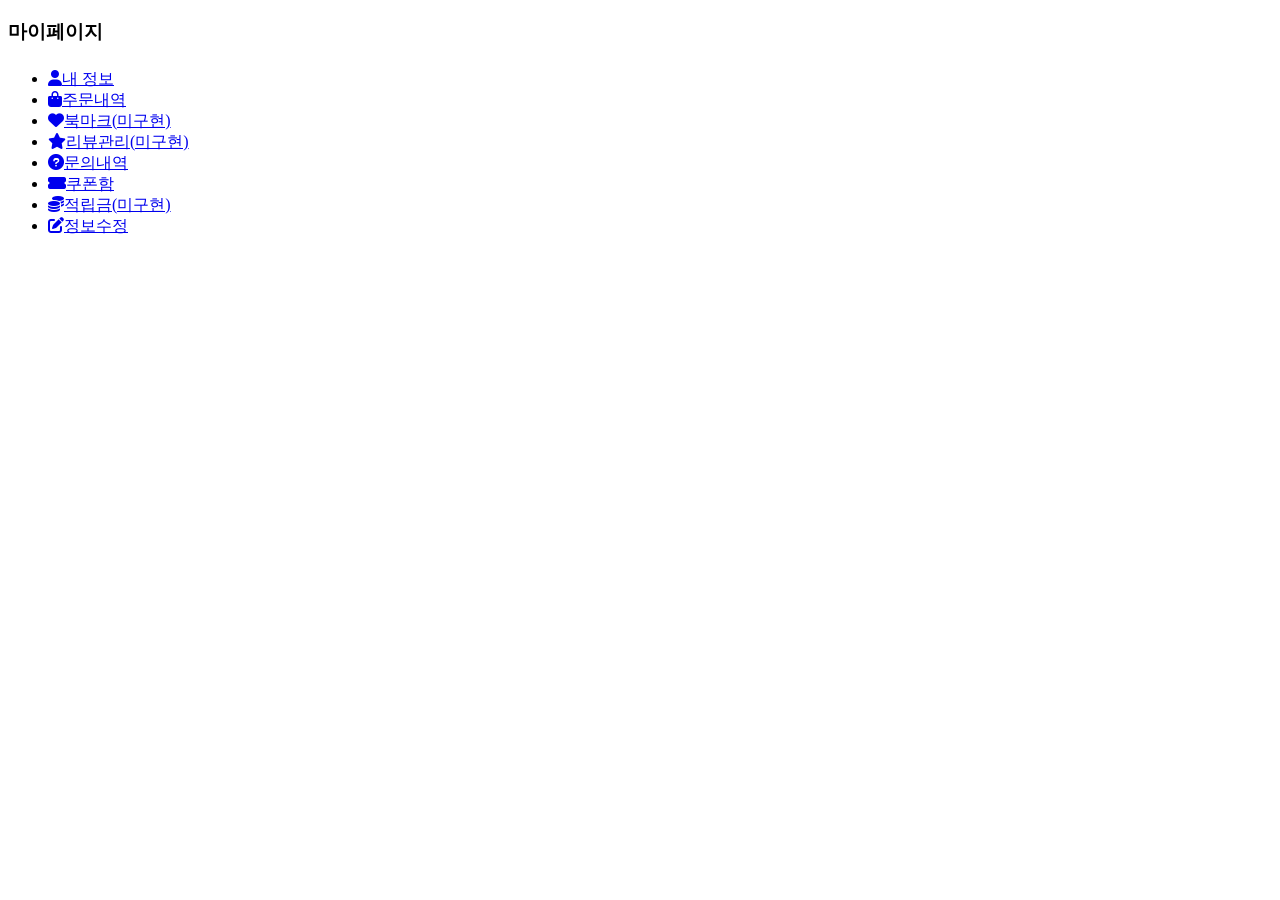
<file: src/main/resources/templates/fragments/mypage-sidebar.html>
<!DOCTYPE html>
<html lang="ko" xmlns:th="http://www.thymeleaf.org">
<head>
    <meta name="viewport" content="width=device-width, initial-scale=1" />
    <title th:text="${title}">코딩의 집</title>
    <link rel="stylesheet" href="https://cdnjs.cloudflare.com/ajax/libs/font-awesome/6.0.0/css/all.min.css" integrity="sha512-Fo3rlrZj/k7ujTnHg4CGR2D7kSs0v4LLanw2qksYuRlKq2a7mS5tnEEn9F/nx0xwu1jHq+8a6B1Z4x1N2R5xjw==" crossorigin="anonymous" referrerpolicy="no-referrer" />
    <link rel="stylesheet" th:href="@{/css/app.css}">
    <link rel="stylesheet" th:href="@{/css/main/header.css}">

    <title>마이페이지 sidebar</title>
    <meta charset="UTF-8">
</head>
<body>
<!-- 마이페이지 사이드바 -->
<div th:fragment="sidebar" class="mypage-sidebar">
    <h3 style="margin-bottom: 24px; color: var(--color-text);">마이페이지</h3>
    <ul class="sidebar-nav">
        <li><a href="/mypage"><i class="fas fa-user"></i>내 정보</a></li>
        <li><a href="/mypage/my-orders"><i class="fas fa-shopping-bag"></i>주문내역</a></li>
        <li><a href="/mypage/wishlist"><i class="fas fa-heart"></i>북마크(미구현)</a></li>
        <li><a href="/mypage/reviews"><i class="fas fa-star"></i>리뷰관리(미구현)</a></li>
        <li><a href="/question"><i class="fas fa-question-circle"></i>문의내역</a></li>
        <li><a href="/mypage/coupons"><i class="fas fa-ticket-alt"></i>쿠폰함</a></li>
        <li><a href="/mypage/points"><i class="fas fa-coins"></i>적립금(미구현)</a></li>
        <li><a href="/mypage/mypageUser"><i class="fas fa-edit"></i>정보수정</a></li>
    </ul>
</div>
</body>
</html>
</file>
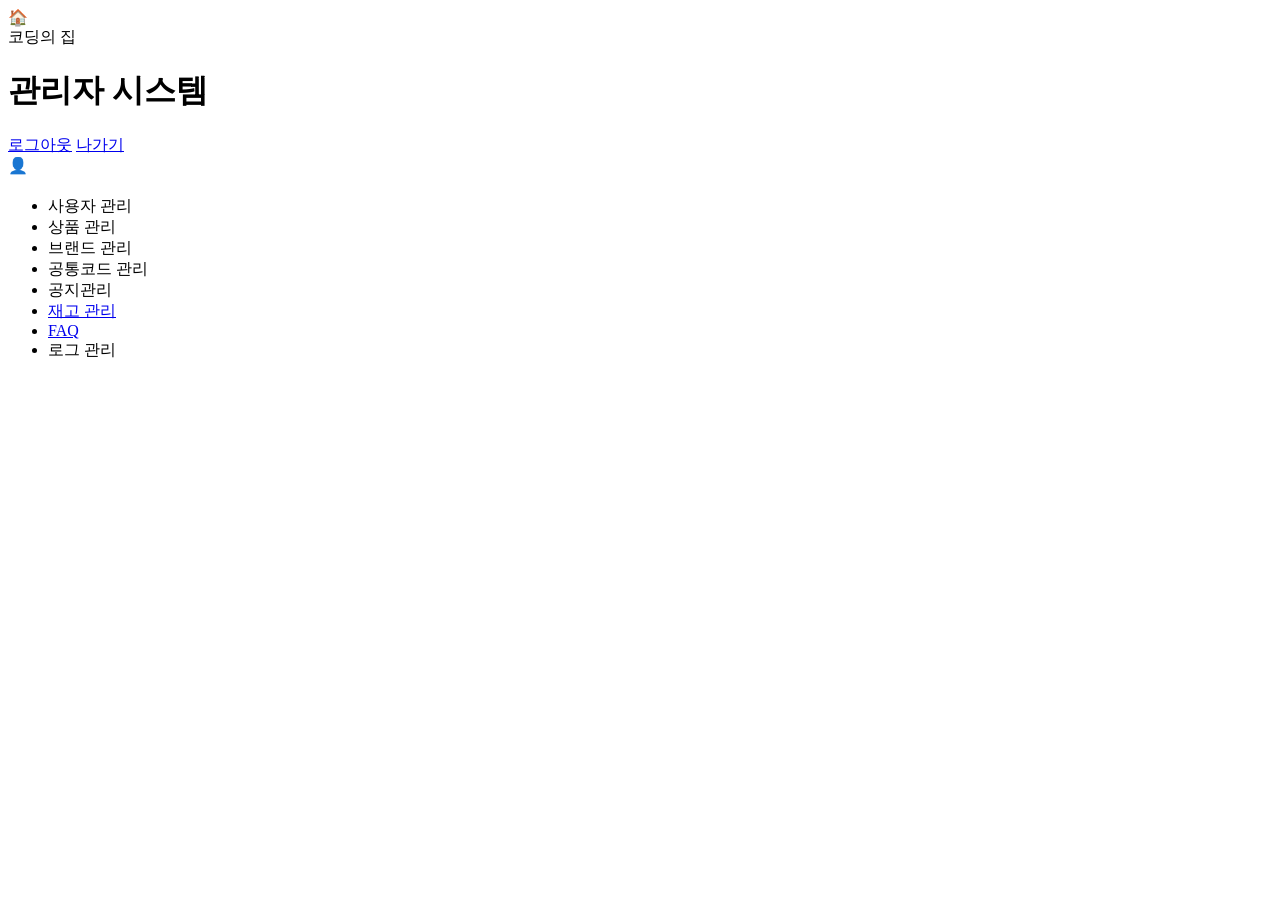
<file: src/main/resources/templates/layout/admin-layout.html>
<!DOCTYPE html>
<html xmlns:th="http://www.thymeleaf.org"
      xmlns:layout="http://www.ultraq.net.nz/thymeleaf/layout" xmlns:sec="http://www.w3.org/1999/xhtml"
      lang="ko">
<head>
    <meta charset="UTF-8">
    <meta name="viewport" content="width=device-width, initial-scale=1.0">
    <title layout:title-pattern="$CONTENT_TITLE - 관리자 시스템">관리자 시스템</title>
    <link rel="stylesheet" th:href="@{/css/admin-common.css}">
    <th:block layout:fragment="extra-css">
        <!-- 각 페이지별 추가 CSS는 여기에 -->
    </th:block>
</head>
<body>
    <!-- Header -->
    <header class="header">
        <div class="logo-section">
            <div class="logo">🏠</div>
            <span class="brand-text">코딩의 집</span>
            <h1 class="page-title">관리자 시스템</h1>
        </div>
        <div class="header-actions">
            <a href="#" class="btn">로그아웃</a>
            <a href="#" class="btn">나가기</a>
        </div>
    </header>

    <div class="main-container">
        <!-- Sidebar -->
        <aside class="sidebar">
            <div class="admin-profile">
                <div class="admin-avatar">👤</div>
                <div class="admin-info">
                    <h4 th:text="${#authentication.getPrincipal().name}"></h4><!-- 화면에 실제 이름 표시 -->
                    <p sec:authentication="name"></p>                 <!-- 로그인 ID(email) 표시 -->

                </div>
            </div>
            
            <nav>
                <ul class="menu-list">
                    <li>
                        <a th:href="@{/api/admin/users}"
                           th:class="${#httpServletRequest != null and #strings.contains(#httpServletRequest.requestURI, '/users') ? 'active' : ''}">
                            사용자 관리
                        </a>
                    </li>
                    <li>
                        <a th:href="@{/api/admin/products}"
                           th:class="${#httpServletRequest != null and #strings.contains(#httpServletRequest.requestURI, '/products') ? 'active' : ''}">
                            상품 관리
                        </a>
                    </li>
                    <li>
                        <a th:href="@{/api/admin/brands}"
                           th:class="${#httpServletRequest != null and #strings.contains(#httpServletRequest.requestURI, '/brands') ? 'active' : ''}">
                            브랜드 관리
                        </a>
                    </li>
                    <li>
                        <a th:href="@{/api/admin/common-code}"
                           th:class="${#httpServletRequest != null and #strings.contains(#httpServletRequest.requestURI, '/common-code') ? 'active' : ''}">
                            공통코드 관리
                        </a>
                    </li>
                    <li>
                        <a th:href="@{/api/admin/notices}"
                           th:class="${#httpServletRequest != null and #strings.contains(#httpServletRequest.requestURI, '/notices') ? 'active' : ''}">
                            공지관리
                        </a>
                    </li>
                    <li><a href="#">재고 관리</a></li>
                    <li><a href="#">FAQ</a></li>
                    <li>
                        <a th:href="@{/api/admin/Log}"
                           th:class="${#httpServletRequest != null and #strings.contains(#httpServletRequest.requestURI, '/log') ? 'active' : ''}">
                            로그 관리
                        </a>
                    </li>
                </ul>
            </nav>
        </aside>

        <!-- Main Content -->
        <main class="content">
            <!-- Content Header Fragment -->
            <div layout:fragment="content-header" class="content-header">
                <!-- 각 페이지별 헤더 내용이 여기에 들어갑니다 -->
            </div>

            <!-- Main Content Fragment -->
            <div layout:fragment="content">
                <!-- 각 페이지의 메인 내용이 여기에 들어갑니다 -->
            </div>
        </main>
    </div>

    <!-- Footer (필요시) -->
    <footer layout:fragment="footer">
        <!-- 푸터 내용이 있다면 여기에 -->
    </footer>

    <th:block layout:fragment="extra-scripts">
        <!-- 각 페이지별 추가 JavaScript는 여기에 -->
    </th:block>
</body>
</html>
</file>
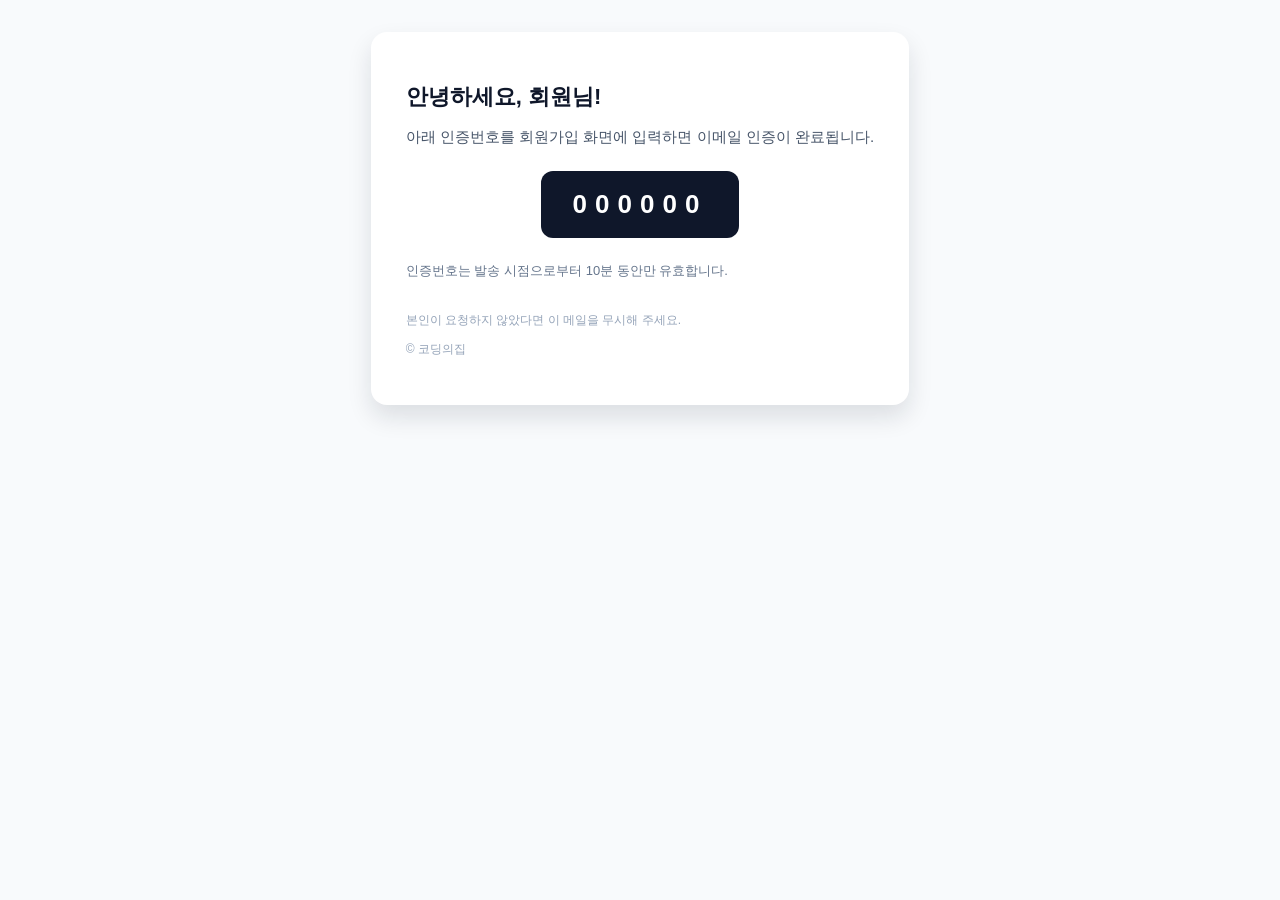
<file: src/main/resources/templates/mail/verification-email.html>
<!DOCTYPE html>
<html lang="ko" xmlns:th="http://www.thymeleaf.org">
<head>
    <meta charset="UTF-8">
    <title>이메일 인증</title>
</head>
<body style="font-family:'Noto Sans KR',sans-serif;background:#f8fafc;padding:24px;">
<table role="presentation" style="max-width:560px;margin:0 auto;background:white;padding:32px;border-radius:16px;box-shadow:0 12px 24px rgba(15,23,42,0.12);">
    <tr>
        <td>
            <h1 style="color:#0f172a;font-size:22px;margin-bottom:16px;" th:text="|안녕하세요, ${userName}!|">안녕하세요, 회원님!</h1>
            <p style="color:#475569;font-size:15px;margin-bottom:20px;">
                아래 인증번호를 회원가입 화면에 입력하면 이메일 인증이 완료됩니다.
            </p>
            <div style="text-align:center;margin:24px 0;">
                <span style="display:inline-block;padding:18px 32px;background:#0f172a;color:white;font-size:26px;letter-spacing:8px;border-radius:12px;font-weight:700;"
                      th:text="${verificationCode}">000000</span>
            </div>
            <p style="color:#64748b;font-size:13px;margin-top:8px;" th:text="|인증번호는 발송 시점으로부터 ${expiryMinutes}분 동안만 유효합니다.|">
                인증번호는 발송 시점으로부터 10분 동안만 유효합니다.
            </p>
            <p style="color:#94a3b8;font-size:12px;margin-top:32px;">
                본인이 요청하지 않았다면 이 메일을 무시해 주세요.
            </p>
            <p style="color:#94a3b8;font-size:12px;margin-top:12px;">© 코딩의집</p>
        </td>
    </tr>
</table>
</body>
</html>
</file>
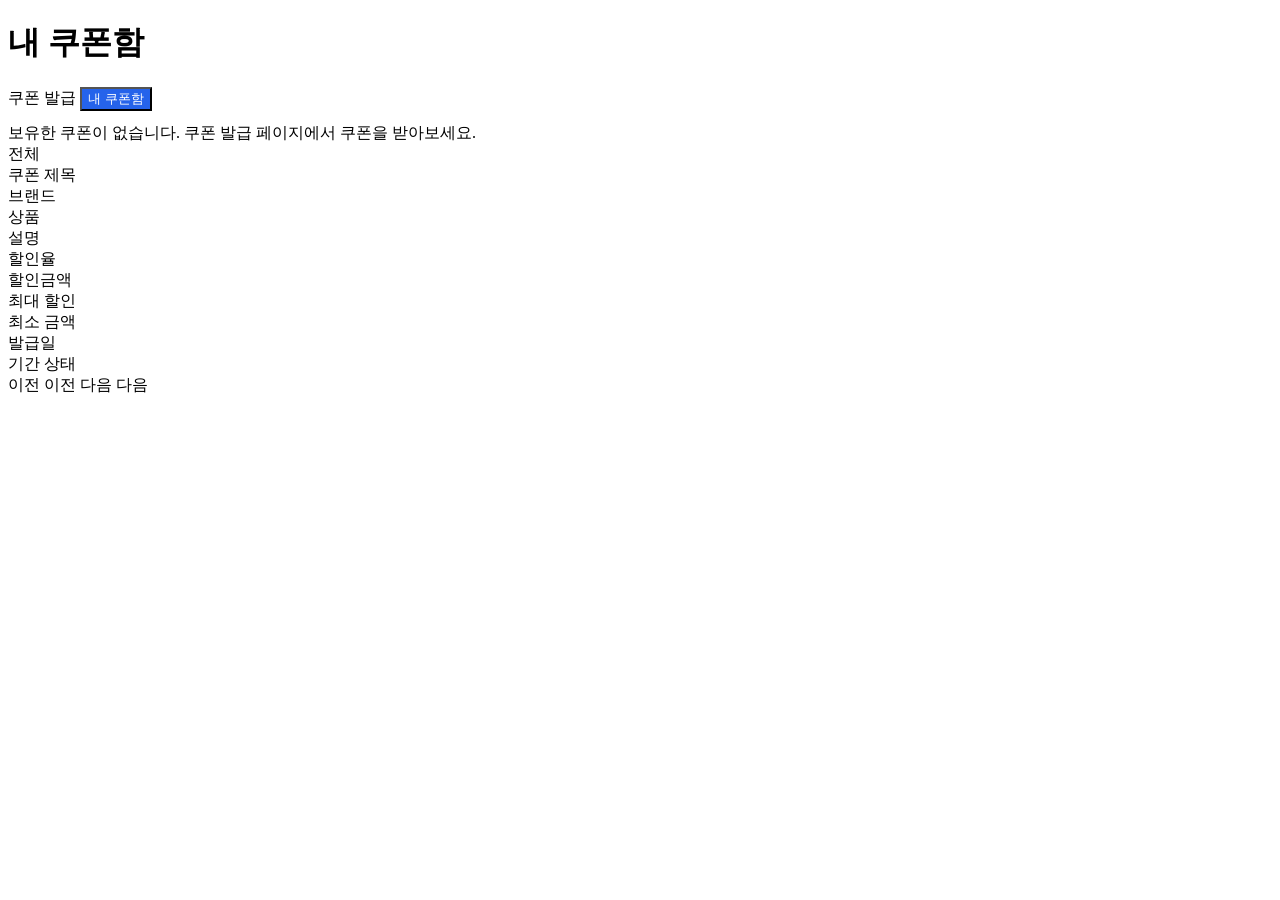
<file: src/main/resources/templates/mypage/my-coupons.html>
<!DOCTYPE html>
<html lang="ko" xmlns:th="http://www.thymeleaf.org">
<head th:replace="~{fragments/layout :: head('코딩의 집 | 내 쿠폰')}"></head>

<body class="page font-body">
<header th:replace="~{fragments/layout :: header}"></header>
<main class="page-main coupon-main">
<div class="coupon-main__inner container">
    <h1>내 쿠폰함</h1>

    <div th:if="${success}" class="alert alert-success" th:text="${success}"></div>
    <div th:if="${error}" class="alert alert-error" th:text="${error}"></div>


    <div class="filter-actions" style="justify-content:flex-start; margin-bottom:12px; gap:12px;">
        <a class="btn-secondary" th:href="@{/mypage/coupons}">쿠폰 발급</a>
        <button type="button" class="btn-secondary" style="background:#2563eb; color:white; cursor:default;">내 쿠폰함</button>
    </div>

    <div th:if="${#lists.isEmpty(userCoupons)}" class="empty-state">
        보유한 쿠폰이 없습니다. 쿠폰 발급 페이지에서 쿠폰을 받아보세요.
    </div>

    <div th:if="${!#lists.isEmpty(userCoupons)}" class="coupon-list">
        <article class="coupon-card" th:each="item : ${userCoupons}">
            <div>
                <span class="badge"
                      th:classappend="${item.coupon.couponScope.name() == 'GLOBAL'} ? ' badge-global' :
                                       (${item.coupon.couponScope.name() == 'BRAND'} ? ' badge-brand' : ' badge-product')"
                      th:text="${item.coupon.couponScope.name() == 'GLOBAL' ? '전체' : (item.coupon.couponScope.name() == 'BRAND' ? '브랜드' : '상품전용')}">전체</span>
            </div>
            <div class="coupon-title" th:text="${item.coupon.couponTitle}">쿠폰 제목</div>
            <div class="coupon-meta" th:if="${item.coupon.brandName != null}" th:text="|브랜드: ${item.coupon.brandName}|">브랜드</div>
            <div class="coupon-meta" th:if="${item.coupon.productTitle != null}" th:text="|상품: ${item.coupon.productTitle}|">상품</div>
            <div class="coupon-body" th:text="${item.coupon.couponDescription}">설명</div>
            <div class="coupon-meta" th:if="${item.coupon.discountRate != null}" th:text="|할인율: ${item.coupon.discountRate}%|">할인율</div>
            <div class="coupon-meta" th:if="${item.coupon.discountAmount != null}" th:text="|할인금액: ${#numbers.formatDecimal(item.coupon.discountAmount, 0, 'COMMA', 0, 'POINT')}원|">할인금액</div>
            <div class="coupon-meta" th:if="${item.coupon.maxDiscountAmount != null}" th:text="|최대 ${#numbers.formatDecimal(item.coupon.maxDiscountAmount, 0, 'COMMA', 0, 'POINT')}원 할인|">최대 할인</div>
            <div class="coupon-meta" th:if="${item.coupon.minPurchaseAmount != null}" th:text="|최소 주문금액 ${#numbers.formatDecimal(item.coupon.minPurchaseAmount, 0, 'COMMA', 0, 'POINT')}원|">최소 금액</div>
            <div class="coupon-meta" th:text="|발급일: ${item.issuedAt != null ? #temporals.format(item.issuedAt, 'yyyy.MM.dd HH:mm') : '-'}|">발급일</div>
            <div class="coupon-footer">
                <span th:text="|사용 가능 기간: ${#temporals.format(item.coupon.startDate, 'yyyy.MM.dd')} ~ ${#temporals.format(item.coupon.expiredAt, 'yyyy.MM.dd')}|">기간</span>
                <span class="badge-usability"
                      th:classappend="${item.usable} ? ' usable' : (${item.expired} ? ' expired' : ' used')"
                      th:text="${item.usable} ? '사용 가능' : (${item.expired} ? '만료' : '사용 완료')">상태</span>
            </div>
        </article>
    </div>

    <div th:if="${page != null && page.totalPages > 1}" class="pagination">
        <span th:if="${page.first}" class="disabled">이전</span>
        <a th:if="${!page.first}" th:href="@{/mypage/coupons/mine(page=${page.number - 1})}">이전</a>

        <span th:each="i : ${#numbers.sequence(0, page.totalPages - 1)}"
              th:if="${page.totalPages <= 7 || (i >= page.number - 2 && i <= page.number + 2)}">
            <span th:if="${i == page.number}" th:text="${i + 1}" class="active"></span>
            <a th:if="${i != page.number}"
               th:text="${i + 1}" th:href="@{/mypage/coupons/mine(page=${i})}"></a>
        </span>

        <a th:if="${!page.last}" th:href="@{/mypage/coupons/mine(page=${page.number + 1})}">다음</a>
        <span th:if="${page.last}" class="disabled">다음</span>
    </div>
</div>
</main>
<footer th:replace="~{fragments/layout :: footer}"></footer>

<link rel="stylesheet" th:href="@{/css/sections.css}">
<link rel="stylesheet" th:href="@{/css/mypage/mycoupon.css}">
</body>
</html>
</file>
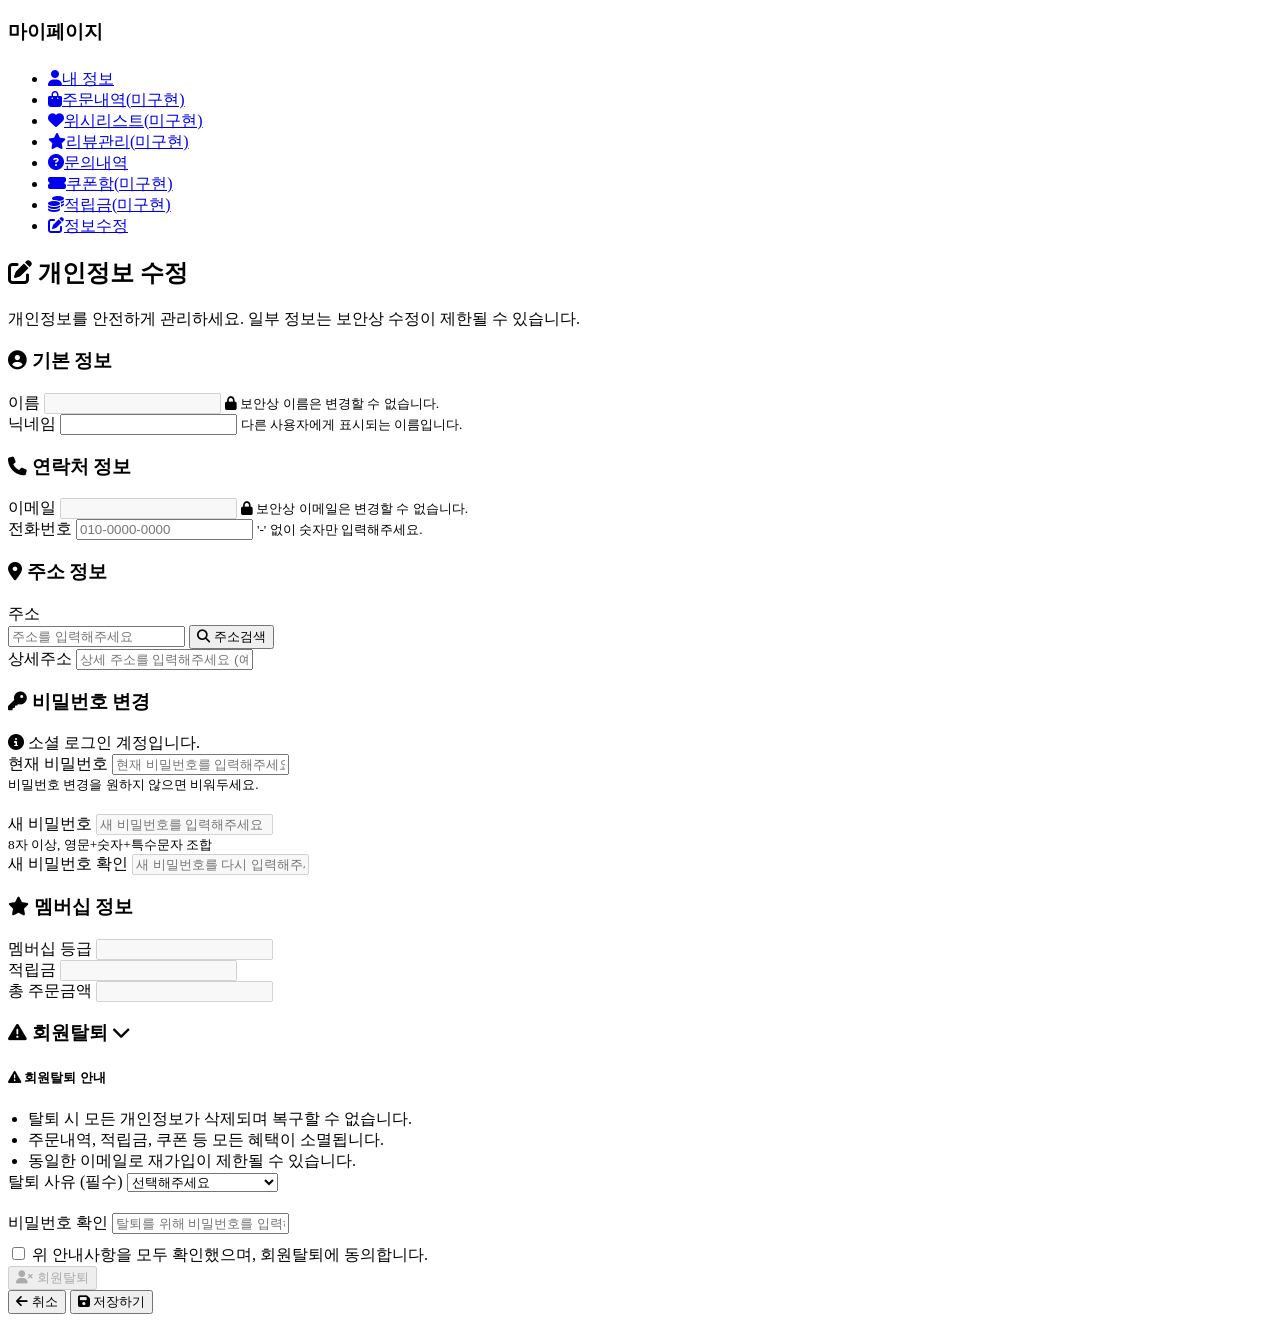
<file: src/main/resources/templates/mypage/mypage-user.html>
<!DOCTYPE html>
<html lang="ko" xmlns:th="http://www.thymeleaf.org">
<head>
    <meta charset="UTF-8">
    <meta name="viewport" content="width=device-width, initial-scale=1.0">
    <title>정보수정 - 마이페이지</title>
    <link rel="stylesheet" th:href="@{/css/app.css}">
    <link rel="stylesheet" th:href="@{/css/mypage/mypage-user.css}">
    <link rel="stylesheet" th:href="@{/css/main/header.css}">
    <link href="https://cdnjs.cloudflare.com/ajax/libs/font-awesome/6.4.0/css/all.min.css" rel="stylesheet">
</head>
<body>
    <div th:replace="fragments/layout :: header"></div>

    <div class="container">
        <div class="mypage-layout">
            <!-- 사이드바 -->
            <div class="mypage-sidebar">
                <h3 style="margin-bottom: 24px; color: var(--color-text);">마이페이지</h3>
                <ul class="sidebar-nav">
                    <li><a href="/mypage"><i class="fas fa-user"></i>내 정보</a></li>
                    <li><a href="/mypage/orders"><i class="fas fa-shopping-bag"></i>주문내역(미구현)</a></li>
                    <li><a href="/mypage/wishlist"><i class="fas fa-heart"></i>위시리스트(미구현)</a></li>
                    <li><a href="/mypage/reviews"><i class="fas fa-star"></i>리뷰관리(미구현)</a></li>
                    <li><a href="/question"><i class="fas fa-question-circle"></i>문의내역</a></li>
                    <li><a href="/mypage/coupons"><i class="fas fa-ticket-alt"></i>쿠폰함(미구현)</a></li>
                    <li><a href="/mypage/points"><i class="fas fa-coins"></i>적립금(미구현)</a></li>
                    <li><a class="active" href="/mypage/mypageUserDetail"><i class="fas fa-edit"></i>정보수정</a></li>
                </ul>
            </div>

            <!-- 메인 컨텐츠 -->
            <div class="mypage-content">
                <div class="user-update-container">
                    <div class="update-header">
                        <h2><i class="fas fa-edit"></i> 개인정보 수정</h2>
                        <p class="update-description">개인정보를 안전하게 관리하세요. 일부 정보는 보안상 수정이 제한될 수 있습니다.</p>
                    </div>

                    <form class="user-update-form" action="/mypage/mypageUserUpdate" method="post">
                        <!-- 기본 정보 섹션 -->
                        <div class="form-section">
                            <h3 class="section-title">
                                <i class="fas fa-user-circle"></i>
                                기본 정보
                            </h3>

                            <div class="form-row">
                                <div class="form-group">
                                    <label for="userName">이름</label>
                                    <input type="text"
                                           id="userName"
                                           name="userName"
                                           th:value="${userInfo?.userName}"
                                           class="form-control"
                                           disabled>
                                    <small class="form-text text-muted">
                                        <i class="fas fa-lock"></i>
                                        보안상 이름은 변경할 수 없습니다.
                                    </small>
                                </div>
                                <div class="form-group">
                                    <label for="userNickname">닉네임</label>
                                    <input type="text"
                                           id="userNickname"
                                           name="userNickname"
                                           th:value="${userInfo?.userNickname}"
                                           class="form-control"
                                           required>
                                    <small class="form-text">다른 사용자에게 표시되는 이름입니다.</small>
                                </div>
                            </div>
                        </div>

                        <!-- 연락처 정보 섹션 -->
                        <div class="form-section">
                            <h3 class="section-title">
                                <i class="fas fa-phone"></i>
                                연락처 정보
                            </h3>

                            <div class="form-row">
                                <div class="form-group">
                                    <label for="userEmail">이메일</label>
                                    <input type="email"
                                           id="userEmail"
                                           name="userEmail"
                                           th:value="${userInfo?.userEmail}"
                                           class="form-control"
                                           disabled>
                                    <small class="form-text text-muted">
                                        <i class="fas fa-lock"></i>
                                        보안상 이메일은 변경할 수 없습니다.
                                    </small>
                                </div>
                                <div class="form-group">
                                    <label for="userPhone">전화번호</label>
                                    <input type="tel"
                                           id="userPhone"
                                           name="userPhone"
                                           th:value="${userInfo?.userPhone}"
                                           class="form-control"
                                           placeholder="010-0000-0000">
                                    <small class="form-text">'-' 없이 숫자만 입력해주세요.</small>
                                </div>
                            </div>
                        </div>

                        <!-- 주소 정보 섹션 -->
                        <div class="form-section">
                            <h3 class="section-title">
                                <i class="fas fa-map-marker-alt"></i>
                                주소 정보
                            </h3>

                            <div class="form-group">
                                <label for="userAddress">주소</label>
                                <div class="address-input-group">
                                    <input type="text"
                                           id="userAddress"
                                           name="userAddress"
                                           th:value="${userInfo?.userAddress}"
                                           class="form-control"
                                           placeholder="주소를 입력해주세요"
                                           readonly>
                                    <button type="button" class="btn btn-outline address-search-btn">
                                        <i class="fas fa-search"></i> 주소검색
                                    </button>
                                </div>
                            </div>

                            <div class="form-group">
                                <label for="userDetailAddress">상세주소</label>
                                <input type="text"
                                       id="userDetailAddress"
                                       name="userDetailAddress"
                                       class="form-control"
                                       placeholder="상세 주소를 입력해주세요 (예: 101동 202호)">
                            </div>
                        </div>

                        <!-- 비밀번호 변경 섹션 -->
                        <div class="form-section password-section">
                            <h3 class="section-title">
                                <i class="fas fa-key"></i>
                                비밀번호 변경
                            </h3>

                            <!-- 소셜 로그인 사용자 안내 -->
                            <div th:if="${userInfo?.socialProvider != null}" class="social-login-notice">
                                <div class="alert alert-info">
                                    <i class="fas fa-info-circle"></i>
                                    <span th:text="${userInfo.socialProvider} + ' 로그인으로 가입된 계정입니다. 비밀번호 변경이 불가능합니다.'">소셜 로그인 계정입니다.</span>
                                </div>
                            </div>

                            <!-- 일반 사용자 비밀번호 변경 -->
                            <div th:if="${userInfo?.socialProvider == null}">
                                <div class="form-group">
                                    <label for="currentPassword">현재 비밀번호</label>
                                    <input type="password"
                                           id="currentPassword"
                                           name="currentPassword"
                                           class="form-control password-change-field"
                                           placeholder="현재 비밀번호를 입력해주세요"
                                           autocomplete="new-password"
                                           data-lpignore="true"
                                           readonly onfocus="this.removeAttribute('readonly');">
                                    <div id="currentPasswordFeedback" class="password-feedback"></div>
                                    <small class="form-text">비밀번호 변경을 원하지 않으면 비워두세요.</small>
                                </div>

                                <div class="form-row" style="margin-top: 20px;">
                                    <div class="form-group">
                                        <label for="newPassword">새 비밀번호</label>
                                        <input type="password"
                                               id="newPassword"
                                               name="userPassword"
                                               class="form-control password-change-field"
                                               placeholder="새 비밀번호를 입력해주세요"
                                               disabled>
                                        <div id="newPasswordFeedback" class="password-feedback"></div>
                                        <small class="form-text">8자 이상, 영문+숫자+특수문자 조합</small>
                                    </div>
                                    <div class="form-group">
                                        <label for="confirmPassword">새 비밀번호 확인</label>
                                        <input type="password"
                                               id="confirmPassword"
                                               name="confirmPassword"
                                               class="form-control password-change-field"
                                               placeholder="새 비밀번호를 다시 입력해주세요"
                                               disabled>
                                        <div id="confirmPasswordFeedback" class="password-feedback"></div>
                                    </div>
                                </div>
                            </div>
                        </div>

                        <!-- 멤버십 정보 섹션 -->
                        <div class="form-section membership-section">
                            <h3 class="section-title">
                                <i class="fas fa-star"></i>
                                멤버십 정보
                            </h3>

                            <div class="form-row">
                                <div class="form-group">
                                    <label for="membershipGrade">멤버십 등급</label>
                                    <input type="text"
                                           id="membershipGrade"
                                           th:value="${userInfo?.membershipGrade != null ? userInfo.membershipGrade + '등급' : '일반회원'}"
                                           class="form-control"
                                           disabled>
                                </div>
                                <div class="form-group">
                                    <label for="membershipPoints">적립금</label>
                                    <input type="text"
                                           id="membershipPoints"
                                           th:value="${userInfo?.membershipPoints != null ? #numbers.formatInteger(userInfo.membershipPoints, 0, 'COMMA') + '원' : '0원'}"
                                           class="form-control"
                                           disabled>
                                </div>
                            </div>

                            <div class="form-group">
                                <label for="totalOrderAmount">총 주문금액</label>
                                <input type="text"
                                       id="totalOrderAmount"
                                       th:value="${userInfo?.totalOrderAmount != null ? #numbers.formatDecimal(userInfo.totalOrderAmount, 0, 'COMMA', 0, 'NONE') + '원' : '0원'}"
                                       class="form-control"
                                       disabled>
                            </div>
                        </div>

                        <!-- 회원탈퇴 섹션 -->
                        <div class="form-section danger-section">
                            <h3 class="section-title text-danger withdrawal-toggle" onclick="toggleWithdrawal()">
                                <i class="fas fa-exclamation-triangle"></i>
                                회원탈퇴
                                <i class="fas fa-chevron-down withdrawal-arrow"></i>
                            </h3>

                            <div class="withdrawal-content" id="withdrawalContent">
                                <div class="withdrawal-notice">
                                    <div class="alert alert-warning">
                                        <h5><i class="fas fa-warning"></i> 회원탈퇴 안내</h5>
                                        <ul style="margin: 8px 0 0 0; padding-left: 20px;">
                                            <li>탈퇴 시 모든 개인정보가 삭제되며 복구할 수 없습니다.</li>
                                            <li>주문내역, 적립금, 쿠폰 등 모든 혜택이 소멸됩니다.</li>
                                            <li>동일한 이메일로 재가입이 제한될 수 있습니다.</li>
                                        </ul>
                                    </div>
                                </div>

                                <div class="withdrawal-form">
                                    <div class="form-group">
                                        <label for="withdrawalReason">탈퇴 사유 (필수)</label>
                                        <select id="withdrawalReason" name="withdrawalReason" class="form-control withdrawal-field">
                                            <option value="">선택해주세요</option>
                                            <option value="service_dissatisfaction">서비스 불만족</option>
                                            <option value="no_longer_needed">더 이상 필요하지 않음</option>
                                            <option value="privacy_concern">개인정보 보호</option>
                                            <option value="other_service">다른 서비스 이용</option>
                                            <option value="etc">기타</option>
                                        </select>
                                    </div>

                                    <div th:if="${userInfo?.socialProvider == null}" class="form-group" style="margin-top: 20px;">
                                        <label for="withdrawalPassword">비밀번호 확인</label>
                                        <input type="password"
                                               id="withdrawalPassword"
                                               name="withdrawalPassword"
                                               class="form-control withdrawal-field"
                                               placeholder="탈퇴를 위해 비밀번호를 입력해주세요">
                                        <div id="withdrawalPasswordFeedback" class="password-feedback"></div>
                                    </div>

                                    <div class="form-group" style="margin-top: 10px;">
                                        <label class="checkbox-container">
                                            <input type="checkbox" id="withdrawalAgree" name="withdrawalAgree">
                                            <span class="checkmark"></span>
                                            위 안내사항을 모두 확인했으며, 회원탈퇴에 동의합니다.
                                        </label>
                                    </div>
                                    <button type="button" class="btn btn-danger withdrawal-btn" disabled onclick="handleWithdrawal()">
                                        <i class="fas fa-user-times"></i> 회원탈퇴
                                    </button>
                                </div>
                            </div>
                        </div>

                        <!-- 버튼 그룹 -->
                        <div class="button-group">
                            <button type="button" class="btn btn-outline" onclick="history.back()">
                                <i class="fas fa-arrow-left"></i> 취소
                            </button>
                            <button type="submit" class="btn btn-primary">
                                <i class="fas fa-save"></i> 저장하기
                            </button>
                        </div>
                    </form>
                </div>
            </div>
        </div>
    </div>

    <div th:replace="fragments/layout :: footer"></div>


    <!-- 다음 우편번호 서비스 API -->
    <script src="https://t1.daumcdn.net/mapjsapi/bundle/postcode/prod/postcode.v2.js"></script>
    <script th:src="@{/js/mypage/mypage-user.js}"></script>
</body>


</html>
</file>
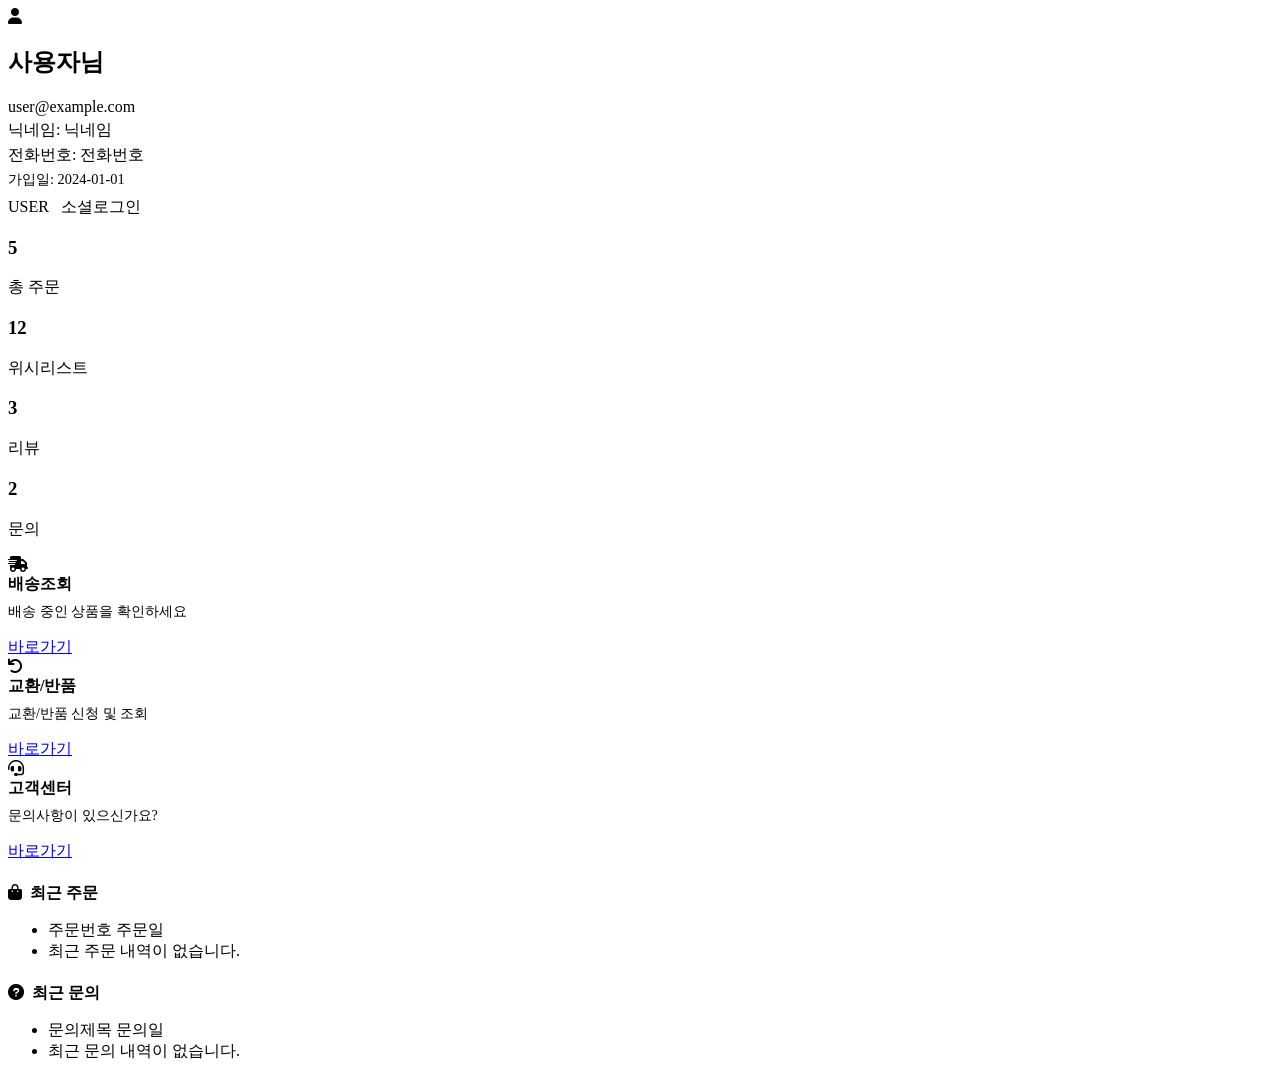
<file: src/main/resources/templates/mypage/mypage.html>
<!DOCTYPE html>
<html lang="ko" xmlns:th="http://www.thymeleaf.org">
<head>
    <meta charset="UTF-8">
    <meta name="viewport" content="width=device-width, initial-scale=1.0">
    <title th:text="${title}">코딩의 집</title>
    <link rel="stylesheet" href="https://cdnjs.cloudflare.com/ajax/libs/font-awesome/6.0.0/css/all.min.css" integrity="sha512-Fo3rlrZj/k7ujTnHg4CGR2D7kSs0v4LLanw2qksYuRlKq2a7mS5tnEEn9F/nx0xwu1jHq+8a6B1Z4x1N2R5xjw==" crossorigin="anonymous" referrerpolicy="no-referrer" />
    <link rel="stylesheet" th:href="@{/css/app.css}">
    <link rel="stylesheet" th:href="@{/css/main/header.css}">
</head>
<body>
    <div th:replace="fragments/layout :: header"></div>

    <div class="container">
        <div class="mypage-layout">
            <!-- 사이드바 -->
            <div th:replace="fragments/mypage-sidebar :: sidebar"></div>

            <!-- 메인 컨텐츠 -->
            <div class="mypage-content">
                <!-- 프로필 섹션 -->
                <div class="profile-card">
                    <div class="profile-header">
                        <div class="profile-avatar">
                            <i class="fas fa-user"></i>
                        </div>
                        <div>
                            <h2 th:text="${userInfo?.userName ?: '사용자'} + '님'">사용자님</h2>
                            <p style="color: var(--color-muted); margin: 4px 0;" th:text="${userInfo?.userEmail ?: 'user@example.com'}">user@example.com</p>
                            <p style="color: var(--color-muted); margin: 4px 0;" th:if="${userInfo?.userNickname}" th:text="'닉네임: ' + ${userInfo.userNickname}">닉네임: 닉네임</p>
                            <p style="color: var(--color-muted); margin: 4px 0;" th:if="${userInfo?.userPhone}" th:text="'전화번호: ' + ${userInfo.userPhone}">전화번호: 전화번호</p>
                            <p style="color: var(--color-muted); margin: 4px 0; font-size: 0.9em;" th:if="${userInfo?.userCreatedAt}" th:text="'가입일: ' + ${#temporals.format(userInfo.userCreatedAt, 'yyyy-MM-dd')}">가입일: 2024-01-01</p>
                            <div style="margin-top: 8px;">
                                <span class="badge" th:text="${userInfo?.userRole ?: 'USER'}">USER</span>
                                <span class="badge" style="margin-left: 8px;" th:if="${userInfo?.socialProvider}" th:text="${userInfo.socialProvider}">소셜로그인</span>
                            </div>
                        </div>
                    </div>
                </div>

                <!-- 통계 카드 -->
                <div class="stats-grid">
                    <div class="stats-card">
                        <h3 th:text="${orderCount ?: 0}">5</h3>
                        <p>총 주문</p>
                    </div>
                    <div class="stats-card">
                        <h3 th:text="${wishlistCount ?: 0}">12</h3>
                        <p>위시리스트</p>
                    </div>
                    <div class="stats-card">
                        <h3 th:text="${reviewCount ?: 0}">3</h3>
                        <p>리뷰</p>
                    </div>
                    <div class="stats-card">
                        <h3 th:text="${questionCount ?: 0}">2</h3>
                        <p>문의</p>
                    </div>
                </div>

                <!-- 빠른 메뉴 -->
                <div class="quick-menu-grid">
                    <div class="quick-menu-card">
                        <div class="quick-menu-icon">
                            <i class="fas fa-shipping-fast"></i>
                        </div>
                        <h4 style="margin: 0 0 8px 0;">배송조회</h4>
                        <p style="color: var(--color-muted); margin: 0 0 16px 0; font-size: 14px;">배송 중인 상품을 확인하세요</p>
                        <a href="/mypage/orders" class="btn btn-outline">바로가기</a>
                    </div>
                    <div class="quick-menu-card">
                        <div class="quick-menu-icon">
                            <i class="fas fa-undo"></i>
                        </div>
                        <h4 style="margin: 0 0 8px 0;">교환/반품</h4>
                        <p style="color: var(--color-muted); margin: 0 0 16px 0; font-size: 14px;">교환/반품 신청 및 조회</p>
                        <a href="/mypage/returns" class="btn btn-outline">바로가기</a>
                    </div>
                    <div class="quick-menu-card">
                        <div class="quick-menu-icon">
                            <i class="fas fa-headset"></i>
                        </div>
                        <h4 style="margin: 0 0 8px 0;">고객센터</h4>
                        <p style="color: var(--color-muted); margin: 0 0 16px 0; font-size: 14px;">문의사항이 있으신가요?</p>
                        <a href="/question/info" class="btn btn-outline">바로가기</a>
                    </div>
                </div>

                <!-- 최근 활동 -->
                <div class="recent-activity">
                    <div class="activity-section">
                        <h4 style="margin-bottom: 16px;"><i class="fas fa-shopping-bag" style="margin-right: 8px;"></i>최근 주문</h4>
                        <ul class="activity-list">
                            <li th:if="${recentOrders != null and !recentOrders.isEmpty()}" th:each="order : ${recentOrders}" class="activity-item">
                                <span th:text="${order.orderNumber}">주문번호</span>
                                <span class="activity-date" th:text="${order.orderDate}">주문일</span>
                            </li>
                            <li th:if="${recentOrders == null or recentOrders.isEmpty()}" class="activity-item" style="justify-content: center; color: var(--color-muted);">
                                최근 주문 내역이 없습니다.
                            </li>
                        </ul>
                    </div>
                    <div class="activity-section">
                        <h4 style="margin-bottom: 16px;"><i class="fas fa-question-circle" style="margin-right: 8px;"></i>최근 문의</h4>
                        <ul class="activity-list">
                            <li th:if="${recentQuestions != null and !recentQuestions.isEmpty()}" th:each="question : ${recentQuestions}" class="activity-item">
                                <span th:text="${question.questionTitle}">문의제목</span>
                                <span class="activity-date" th:text="${question.questionCreatedAt}">문의일</span>
                            </li>
                            <li th:if="${recentQuestions == null or recentQuestions.isEmpty()}" class="activity-item" style="justify-content: center; color: var(--color-muted);">
                                최근 문의 내역이 없습니다.
                            </li>
                        </ul>
                    </div>
                </div>
            </div>
        </div>
    </div>

    <div th:replace="fragments/layout :: footer"></div>
</body>
</html>
</file>
